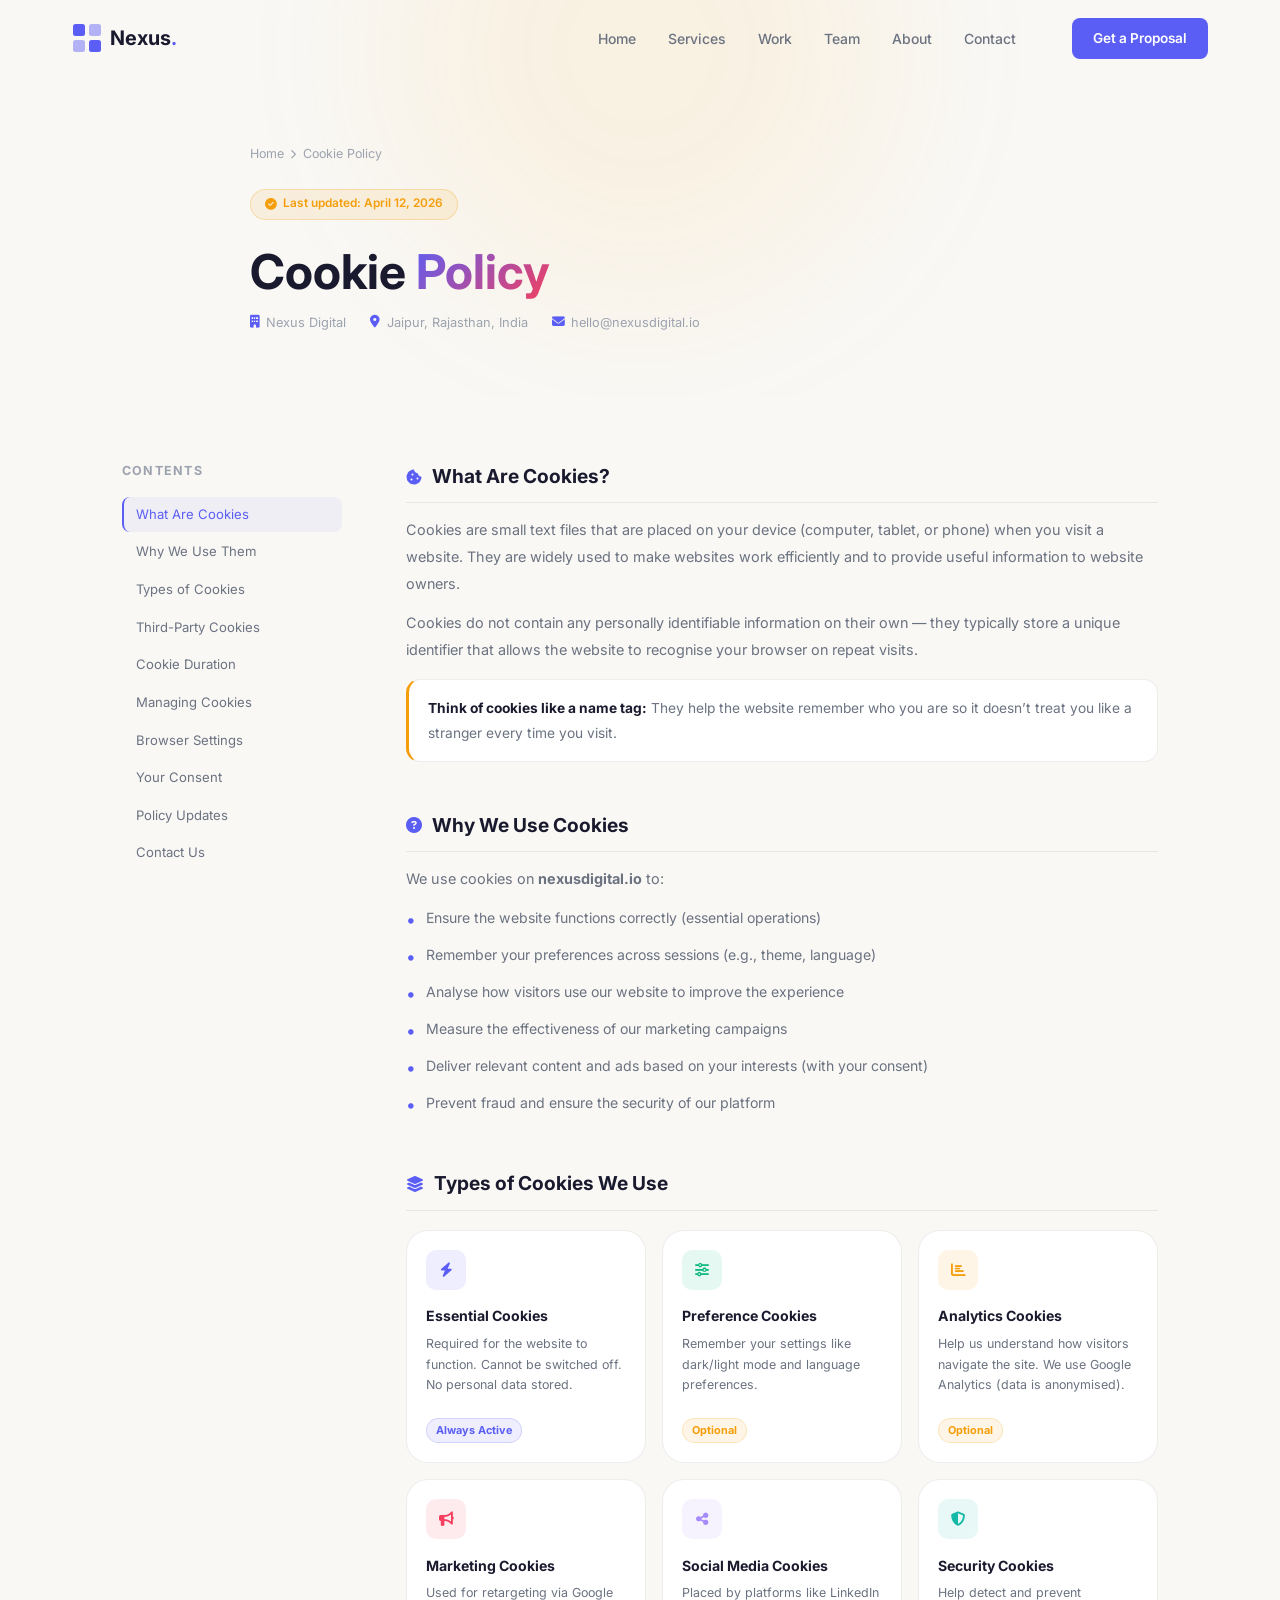
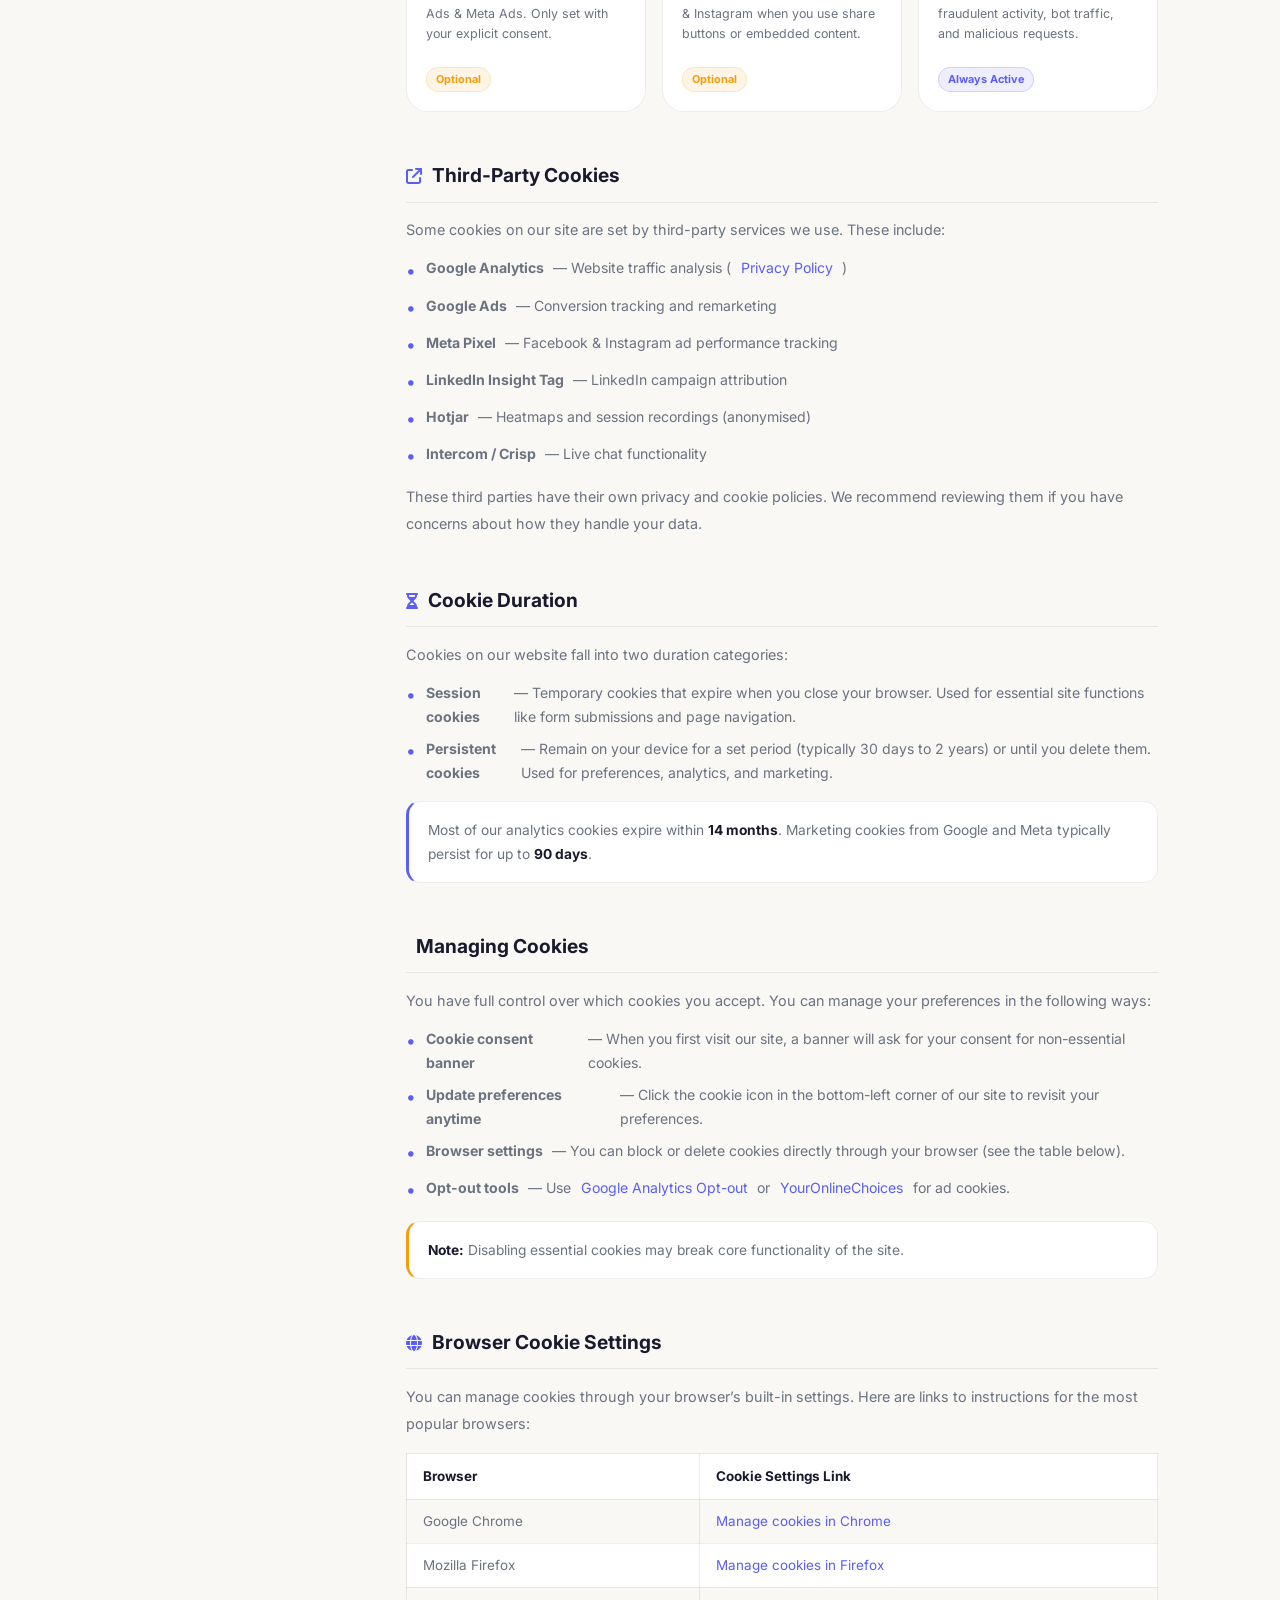
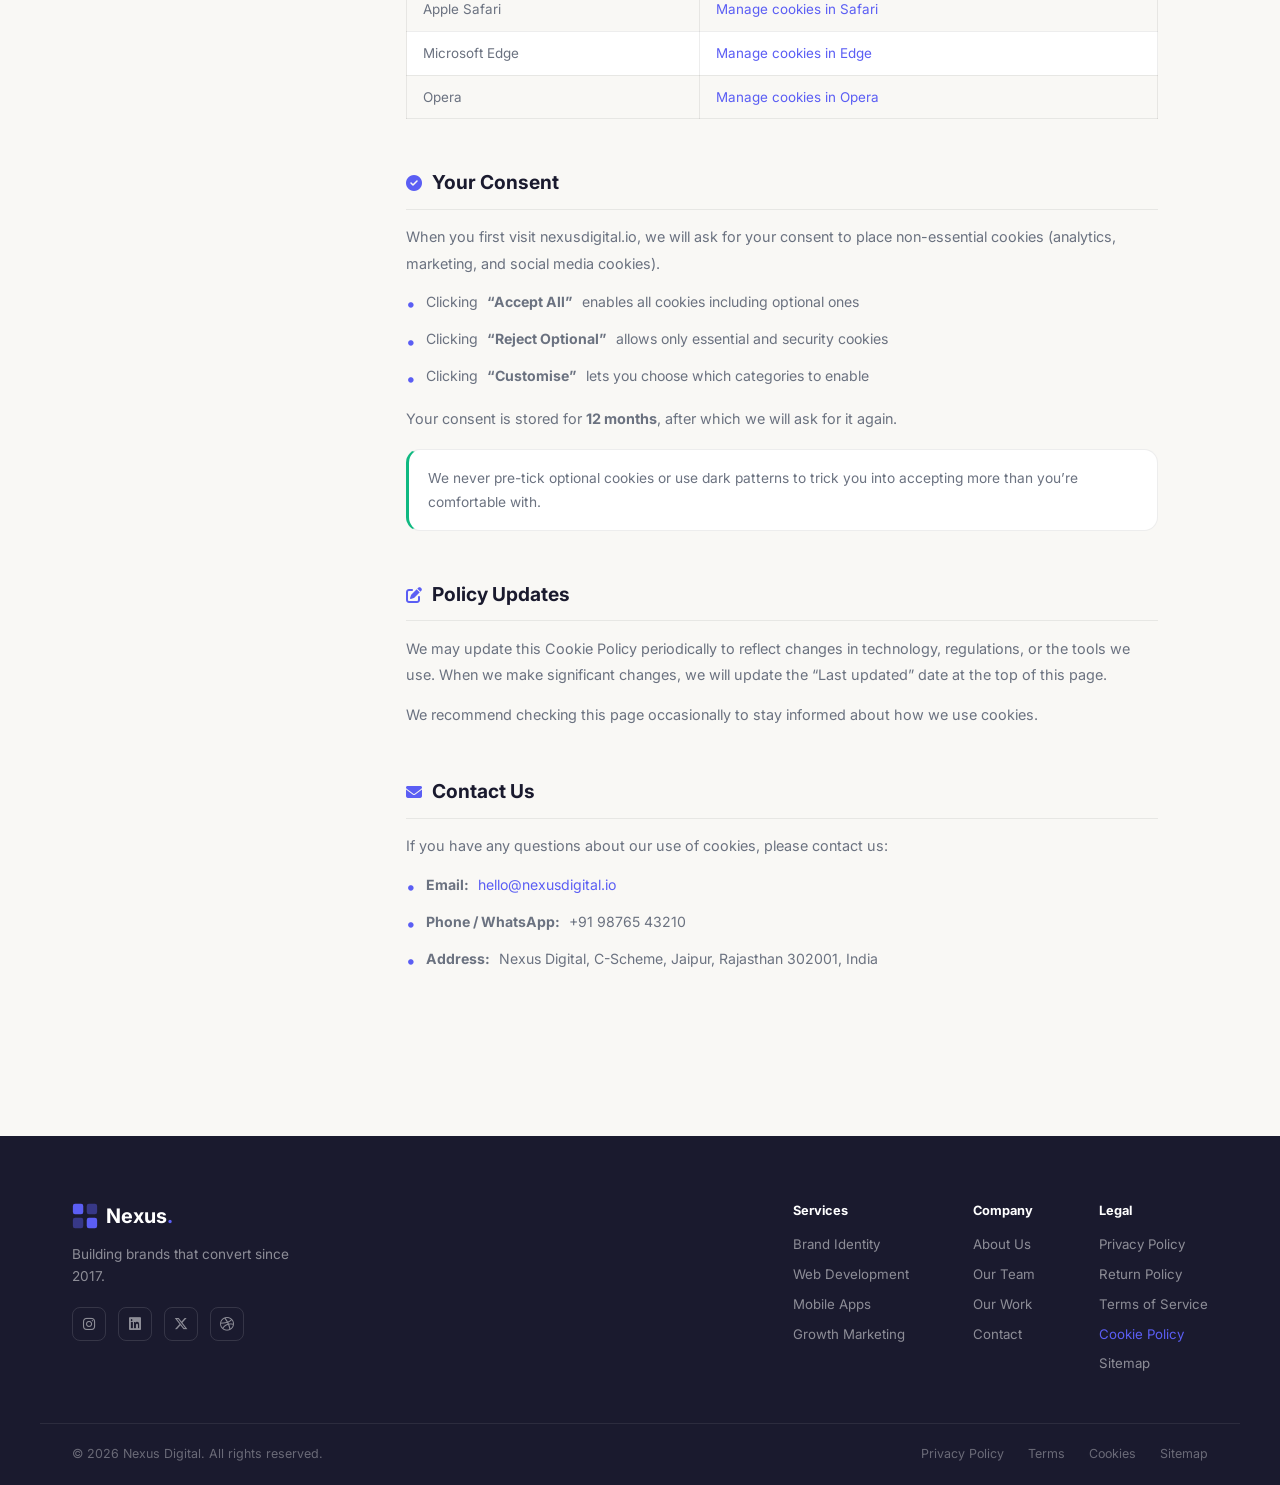
<file: cookie-policy.html>
<!DOCTYPE html>
<html lang="en" data-theme="light">
<head>
  <meta charset="UTF-8" />
  <meta name="viewport" content="width=device-width, initial-scale=1.0" />
  <title>Cookie Policy — Nexus Digital</title>
<link rel="icon" href="./assets/eye.png" type="image/png">
  <link rel="preconnect" href="https://fonts.googleapis.com">
  <link rel="preconnect" href="https://fonts.gstatic.com" crossorigin>
  <link href="https://fonts.googleapis.com/css2?family=Inter:wght@300;400;500;600;700&family=Syne:wght@700;800&display=swap" rel="stylesheet">
  <link rel="stylesheet" href="https://cdnjs.cloudflare.com/ajax/libs/font-awesome/6.5.0/css/all.min.css">
  <link rel="stylesheet" href="./assets/css/style.css">
  <style>
    .gradient-text{background:linear-gradient(135deg,var(--primary),var(--accent));-webkit-background-clip:text;-webkit-text-fill-color:transparent;background-clip:text}
    .breadcrumb{font-size:.78rem;color:var(--faint);display:flex;align-items:center;gap:.4rem;margin-bottom:1.5rem}
    .breadcrumb a{color:var(--faint);text-decoration:none;transition:color .2s}.breadcrumb a:hover{color:var(--primary)}
    .breadcrumb i{font-size:.6rem}
    .pp-hero{padding:9rem 2rem 4rem;background:var(--bg);position:relative;overflow:hidden}
    .pp-hero::before{content:'';position:absolute;top:-200px;left:50%;transform:translateX(-50%);width:500px;height:500px;border-radius:50%;background:#f59e0b;opacity:.08;filter:blur(90px);pointer-events:none}
    .pp-hero-inner{max-width:780px;margin:0 auto;position:relative;z-index:1}
    .pp-hero-inner h1{font-size:clamp(2rem,4vw,3rem);font-weight:700;line-height:1.15;color:var(--text);margin-bottom:.8rem}
    .pp-meta{display:flex;align-items:center;gap:1.5rem;flex-wrap:wrap;font-size:.8rem;color:var(--faint);margin-top:.5rem}
    .pp-meta span{display:flex;align-items:center;gap:.4rem}
    .pp-meta i{color:var(--primary)}
    .pp-updated{display:inline-flex;align-items:center;gap:.4rem;background:rgba(245,158,11,.1);border:1px solid rgba(245,158,11,.25);border-radius:999px;padding:.3rem .85rem;font-size:.74rem;font-weight:600;color:#f59e0b;margin-bottom:1.5rem}
    .pp-layout{max-width:1100px;margin:0 auto;padding:4rem 2rem 7rem;display:grid;grid-template-columns:220px 1fr;gap:4rem;align-items:start}
    .pp-toc{position:sticky;top:6rem}
    .pp-toc h4{font-size:.78rem;font-weight:700;letter-spacing:.1em;text-transform:uppercase;color:var(--faint);margin-bottom:1rem}
    .pp-toc-list{list-style:none;display:flex;flex-direction:column;gap:.2rem}
    .pp-toc-list a{font-size:.82rem;color:var(--muted);text-decoration:none;padding:.4rem .75rem;border-radius:var(--r-sm);display:block;border-left:2px solid transparent;transition:all .2s}
    .pp-toc-list a:hover,.pp-toc-list a.active{color:var(--primary);border-left-color:var(--primary);background:rgba(91,94,244,.06)}
    .pp-content{min-width:0}
    .pp-section{margin-bottom:3rem;scroll-margin-top:5.5rem}
    .pp-section h2{font-size:1.2rem;font-weight:700;color:var(--text);margin-bottom:.9rem;padding-bottom:.6rem;border-bottom:1px solid var(--border);display:flex;align-items:center;gap:.6rem}
    .pp-section h2 i{color:var(--primary);font-size:1rem}
    .pp-section p{font-size:.9rem;color:var(--muted);line-height:1.85;margin-bottom:.8rem}
    .pp-section ul{list-style:none;display:flex;flex-direction:column;gap:.5rem;margin-bottom:.8rem}
    .pp-section ul li{font-size:.88rem;color:var(--muted);line-height:1.7;display:flex;align-items:flex-start;gap:.6rem}
    .pp-section ul li::before{content:'\2022';color:var(--primary);font-size:1.1rem;flex-shrink:0;margin-top:-.05rem}
    .pp-section a{color:var(--primary);text-decoration:none}.pp-section a:hover{text-decoration:underline}
    .pp-box{background:var(--surface);border:1px solid var(--border);border-left:3px solid var(--primary);border-radius:var(--r-md);padding:1rem 1.2rem;font-size:.86rem;color:var(--muted);line-height:1.75;margin:1rem 0}
    .pp-box strong{color:var(--text)}
    .pp-box.yellow{border-left-color:#f59e0b}
    .pp-box.green{border-left-color:#10b981}
    .cookie-cards{display:grid;grid-template-columns:repeat(auto-fill,minmax(220px,1fr));gap:1rem;margin:1.2rem 0}
    .cookie-card{background:var(--surface);border:1px solid var(--border);border-radius:var(--r-lg);padding:1.2rem;transition:box-shadow .2s,border-color .2s}
    .cookie-card:hover{box-shadow:var(--shadow-md);border-color:var(--primary)}
    .cookie-card-icon{width:40px;height:40px;border-radius:10px;display:flex;align-items:center;justify-content:center;font-size:.9rem;margin-bottom:.9rem}
    .cookie-card h4{font-size:.88rem;font-weight:700;color:var(--text);margin-bottom:.4rem}
    .cookie-card p{font-size:.78rem;color:var(--muted);line-height:1.65}
    .tag{display:inline-block;font-size:.68rem;font-weight:700;padding:.15rem .55rem;border-radius:999px;margin-top:.6rem}
    .tag-req{background:rgba(91,94,244,.1);color:var(--primary);border:1px solid rgba(91,94,244,.2)}
    .tag-opt{background:rgba(245,158,11,.1);color:#f59e0b;border:1px solid rgba(245,158,11,.2)}
    .pp-table{width:100%;border-collapse:collapse;font-size:.84rem;margin:1rem 0}
    .pp-table th{background:var(--surface);padding:.7rem 1rem;text-align:left;font-weight:700;color:var(--text);border:1px solid var(--border)}
    .pp-table td{padding:.65rem 1rem;border:1px solid var(--border);color:var(--muted)}
    .pp-table tr:nth-child(even) td{background:var(--surface)}
    .pp-table a{color:var(--primary)}
    @media(max-width:820px){.pp-layout{grid-template-columns:1fr}.pp-toc{display:none}}
    @media(max-width:600px){.pp-hero{padding:7rem 1.5rem 3rem}.pp-layout{padding:3rem 1.5rem 5rem}}
  </style>
</head>
<body>
<nav class="navbar" id="navbar">
  <div class="nav-inner">
    <a href="index.html" class="logo"><svg width="30" height="30" viewBox="0 0 30 30" fill="none"><rect x="1" y="1" width="12" height="12" rx="2.5" fill="#5b5ef4"/><rect x="17" y="1" width="12" height="12" rx="2.5" fill="#5b5ef4" opacity=".45"/><rect x="1" y="17" width="12" height="12" rx="2.5" fill="#5b5ef4" opacity=".45"/><rect x="17" y="17" width="12" height="12" rx="2.5" fill="#5b5ef4"/></svg><span class="logo-text">Nexus<span class="dot">.</span></span></a>
    <ul class="nav-links" id="navLinks">
      <li><a href="index.html">Home</a></li><li><a href="services.html">Services</a></li><li><a href="work.html">Work</a></li><li><a href="team.html">Team</a></li><li><a href="about.html">About</a></li><li><a href="contact.html">Contact</a></li>
    </ul>
    <div class="nav-right"><a href="contact.html" class="nav-btn">Get a Proposal</a><button class="burger" id="burger" aria-label="Menu"><span></span><span></span><span></span></button></div>
  </div>
</nav>
<section class="pp-hero">
  <div class="pp-hero-inner">
    <div class="breadcrumb"><a href="index.html">Home</a><i class="fa-solid fa-chevron-right"></i><span>Cookie Policy</span></div>
    <div class="pp-updated"><i class="fa-solid fa-circle-check"></i> Last updated: April 12, 2026</div>
    <h1>Cookie <span class="gradient-text">Policy</span></h1>
    <div class="pp-meta"><span><i class="fa-solid fa-building"></i> Nexus Digital</span><span><i class="fa-solid fa-location-dot"></i> Jaipur, Rajasthan, India</span><span><i class="fa-solid fa-envelope"></i> hello@nexusdigital.io</span></div>
  </div>
</section>
<div class="pp-layout">
  <aside class="pp-toc">
    <h4>Contents</h4>
    <ul class="pp-toc-list">
      <li><a href="#what" class="active">What Are Cookies</a></li>
      <li><a href="#why">Why We Use Them</a></li>
      <li><a href="#types">Types of Cookies</a></li>
      <li><a href="#third-party">Third-Party Cookies</a></li>
      <li><a href="#duration">Cookie Duration</a></li>
      <li><a href="#manage">Managing Cookies</a></li>
      <li><a href="#browser">Browser Settings</a></li>
      <li><a href="#consent">Your Consent</a></li>
      <li><a href="#updates">Policy Updates</a></li>
      <li><a href="#contact">Contact Us</a></li>
    </ul>
  </aside>
  <main class="pp-content">
    <div class="pp-section" id="what"><h2><i class="fa-solid fa-cookie-bite"></i> What Are Cookies?</h2><p>Cookies are small text files that are placed on your device (computer, tablet, or phone) when you visit a website. They are widely used to make websites work efficiently and to provide useful information to website owners.</p><p>Cookies do not contain any personally identifiable information on their own — they typically store a unique identifier that allows the website to recognise your browser on repeat visits.</p><div class="pp-box yellow"><strong>Think of cookies like a name tag:</strong> They help the website remember who you are so it doesn’t treat you like a stranger every time you visit.</div></div>
    <div class="pp-section" id="why"><h2><i class="fa-solid fa-question-circle"></i> Why We Use Cookies</h2><p>We use cookies on <strong>nexusdigital.io</strong> to:</p><ul><li>Ensure the website functions correctly (essential operations)</li><li>Remember your preferences across sessions (e.g., theme, language)</li><li>Analyse how visitors use our website to improve the experience</li><li>Measure the effectiveness of our marketing campaigns</li><li>Deliver relevant content and ads based on your interests (with your consent)</li><li>Prevent fraud and ensure the security of our platform</li></ul></div>
    <div class="pp-section" id="types"><h2><i class="fa-solid fa-layer-group"></i> Types of Cookies We Use</h2><div class="cookie-cards"><div class="cookie-card"><div class="cookie-card-icon" style="background:rgba(91,94,244,.1);color:#5b5ef4"><i class="fa-solid fa-bolt"></i></div><h4>Essential Cookies</h4><p>Required for the website to function. Cannot be switched off. No personal data stored.</p><span class="tag tag-req">Always Active</span></div><div class="cookie-card"><div class="cookie-card-icon" style="background:rgba(16,185,129,.1);color:#10b981"><i class="fa-solid fa-sliders"></i></div><h4>Preference Cookies</h4><p>Remember your settings like dark/light mode and language preferences.</p><span class="tag tag-opt">Optional</span></div><div class="cookie-card"><div class="cookie-card-icon" style="background:rgba(245,158,11,.1);color:#f59e0b"><i class="fa-solid fa-chart-bar"></i></div><h4>Analytics Cookies</h4><p>Help us understand how visitors navigate the site. We use Google Analytics (data is anonymised).</p><span class="tag tag-opt">Optional</span></div><div class="cookie-card"><div class="cookie-card-icon" style="background:rgba(244,63,94,.1);color:#f43f5e"><i class="fa-solid fa-bullhorn"></i></div><h4>Marketing Cookies</h4><p>Used for retargeting via Google Ads &amp; Meta Ads. Only set with your explicit consent.</p><span class="tag tag-opt">Optional</span></div><div class="cookie-card"><div class="cookie-card-icon" style="background:rgba(167,139,250,.1);color:#a78bfa"><i class="fa-solid fa-share-nodes"></i></div><h4>Social Media Cookies</h4><p>Placed by platforms like LinkedIn &amp; Instagram when you use share buttons or embedded content.</p><span class="tag tag-opt">Optional</span></div><div class="cookie-card"><div class="cookie-card-icon" style="background:rgba(20,184,166,.1);color:#14b8a6"><i class="fa-solid fa-shield-halved"></i></div><h4>Security Cookies</h4><p>Help detect and prevent fraudulent activity, bot traffic, and malicious requests.</p><span class="tag tag-req">Always Active</span></div></div></div>
    <div class="pp-section" id="third-party"><h2><i class="fa-solid fa-arrow-up-right-from-square"></i> Third-Party Cookies</h2><p>Some cookies on our site are set by third-party services we use. These include:</p><ul><li><strong>Google Analytics</strong> — Website traffic analysis (<a href="https://policies.google.com/privacy" target="_blank" rel="noopener">Privacy Policy</a>)</li><li><strong>Google Ads</strong> — Conversion tracking and remarketing</li><li><strong>Meta Pixel</strong> — Facebook &amp; Instagram ad performance tracking</li><li><strong>LinkedIn Insight Tag</strong> — LinkedIn campaign attribution</li><li><strong>Hotjar</strong> — Heatmaps and session recordings (anonymised)</li><li><strong>Intercom / Crisp</strong> — Live chat functionality</li></ul><p>These third parties have their own privacy and cookie policies. We recommend reviewing them if you have concerns about how they handle your data.</p></div>
    <div class="pp-section" id="duration"><h2><i class="fa-solid fa-hourglass-half"></i> Cookie Duration</h2><p>Cookies on our website fall into two duration categories:</p><ul><li><strong>Session cookies</strong> — Temporary cookies that expire when you close your browser. Used for essential site functions like form submissions and page navigation.</li><li><strong>Persistent cookies</strong> — Remain on your device for a set period (typically 30 days to 2 years) or until you delete them. Used for preferences, analytics, and marketing.</li></ul><div class="pp-box">Most of our analytics cookies expire within <strong>14 months</strong>. Marketing cookies from Google and Meta typically persist for up to <strong>90 days</strong>.</div></div>
    <div class="pp-section" id="manage"><h2><i class="fa-solid fa-toggles"></i> Managing Cookies</h2><p>You have full control over which cookies you accept. You can manage your preferences in the following ways:</p><ul><li><strong>Cookie consent banner</strong> — When you first visit our site, a banner will ask for your consent for non-essential cookies.</li><li><strong>Update preferences anytime</strong> — Click the cookie icon in the bottom-left corner of our site to revisit your preferences.</li><li><strong>Browser settings</strong> — You can block or delete cookies directly through your browser (see the table below).</li><li><strong>Opt-out tools</strong> — Use <a href="https://tools.google.com/dlpage/gaoptout" target="_blank" rel="noopener">Google Analytics Opt-out</a> or <a href="https://www.youronlinechoices.com" target="_blank" rel="noopener">YourOnlineChoices</a> for ad cookies.</li></ul><div class="pp-box yellow"><strong>Note:</strong> Disabling essential cookies may break core functionality of the site.</div></div>
    <div class="pp-section" id="browser"><h2><i class="fa-solid fa-globe"></i> Browser Cookie Settings</h2><p>You can manage cookies through your browser’s built-in settings. Here are links to instructions for the most popular browsers:</p><table class="pp-table"><thead><tr><th>Browser</th><th>Cookie Settings Link</th></tr></thead><tbody><tr><td>Google Chrome</td><td><a href="https://support.google.com/chrome/answer/95647" target="_blank" rel="noopener">Manage cookies in Chrome</a></td></tr><tr><td>Mozilla Firefox</td><td><a href="https://support.mozilla.org/en-US/kb/cookies-information-websites-store-on-your-computer" target="_blank" rel="noopener">Manage cookies in Firefox</a></td></tr><tr><td>Apple Safari</td><td><a href="https://support.apple.com/en-gb/guide/safari/sfri11471/mac" target="_blank" rel="noopener">Manage cookies in Safari</a></td></tr><tr><td>Microsoft Edge</td><td><a href="https://support.microsoft.com/en-us/windows/manage-cookies-in-microsoft-edge" target="_blank" rel="noopener">Manage cookies in Edge</a></td></tr><tr><td>Opera</td><td><a href="https://help.opera.com/en/latest/web-preferences/#cookies" target="_blank" rel="noopener">Manage cookies in Opera</a></td></tr></tbody></table></div>
    <div class="pp-section" id="consent"><h2><i class="fa-solid fa-circle-check"></i> Your Consent</h2><p>When you first visit nexusdigital.io, we will ask for your consent to place non-essential cookies (analytics, marketing, and social media cookies).</p><ul><li>Clicking <strong>“Accept All”</strong> enables all cookies including optional ones</li><li>Clicking <strong>“Reject Optional”</strong> allows only essential and security cookies</li><li>Clicking <strong>“Customise”</strong> lets you choose which categories to enable</li></ul><p>Your consent is stored for <strong>12 months</strong>, after which we will ask for it again.</p><div class="pp-box green">We never pre-tick optional cookies or use dark patterns to trick you into accepting more than you’re comfortable with.</div></div>
    <div class="pp-section" id="updates"><h2><i class="fa-solid fa-pen-to-square"></i> Policy Updates</h2><p>We may update this Cookie Policy periodically to reflect changes in technology, regulations, or the tools we use. When we make significant changes, we will update the “Last updated” date at the top of this page.</p><p>We recommend checking this page occasionally to stay informed about how we use cookies.</p></div>
    <div class="pp-section" id="contact"><h2><i class="fa-solid fa-envelope"></i> Contact Us</h2><p>If you have any questions about our use of cookies, please contact us:</p><ul><li><strong>Email:</strong> <a href="mailto:hello@nexusdigital.io">hello@nexusdigital.io</a></li><li><strong>Phone / WhatsApp:</strong> +91 98765 43210</li><li><strong>Address:</strong> Nexus Digital, C-Scheme, Jaipur, Rajasthan 302001, India</li></ul></div>
  </main>
</div>
<footer class="footer">
  <div class="footer-top">
    <div class="footer-brand"><a href="index.html" class="logo"><svg width="26" height="26" viewBox="0 0 30 30" fill="none"><rect x="1" y="1" width="12" height="12" rx="2.5" fill="#5b5ef4"/><rect x="17" y="1" width="12" height="12" rx="2.5" fill="#5b5ef4" opacity=".45"/><rect x="1" y="17" width="12" height="12" rx="2.5" fill="#5b5ef4" opacity=".45"/><rect x="17" y="17" width="12" height="12" rx="2.5" fill="#5b5ef4"/></svg><span class="logo-text">Nexus<span class="dot">.</span></span></a><p>Building brands that convert since 2017.</p><div class="footer-socials"><a href="#"><i class="fa-brands fa-instagram"></i></a><a href="#"><i class="fa-brands fa-linkedin"></i></a><a href="#"><i class="fa-brands fa-x-twitter"></i></a><a href="#"><i class="fa-brands fa-dribbble"></i></a></div></div>
    <div class="footer-nav">
      <div><h5>Services</h5><a href="services.html">Brand Identity</a><a href="services.html">Web Development</a><a href="services.html">Mobile Apps</a><a href="services.html">Growth Marketing</a></div>
      <div><h5>Company</h5><a href="about.html">About Us</a><a href="team.html">Our Team</a><a href="work.html">Our Work</a><a href="contact.html">Contact</a></div>
      <div><h5>Legal</h5><a href="privacy-policy.html">Privacy Policy</a><a href="return-policy.html">Return Policy</a><a href="terms.html">Terms of Service</a><a href="cookie-policy.html" style="color:var(--primary)">Cookie Policy</a><a href="sitemap.html">Sitemap</a></div>
    </div>
  </div>
  <div class="footer-bottom"><p>&copy; 2026 Nexus Digital. All rights reserved.</p><div><a href="privacy-policy.html">Privacy Policy</a><a href="terms.html">Terms</a><a href="cookie-policy.html">Cookies</a><a href="sitemap.html">Sitemap</a></div></div>
</footer>
<script>
(function(){
  const nav=document.getElementById('navbar');
  window.addEventListener('scroll',()=>nav.classList.toggle('scrolled',window.scrollY>40));
  const burger=document.getElementById('burger'),nl=document.getElementById('navLinks');
  if(burger)burger.addEventListener('click',()=>nl.classList.toggle('open'));
  const sections=document.querySelectorAll('.pp-section'),links=document.querySelectorAll('.pp-toc-list a');
  sections.forEach(s=>new IntersectionObserver(e=>{e.forEach(x=>{if(x.isIntersecting){links.forEach(l=>l.classList.remove('active'));const a=document.querySelector('.pp-toc-list a[href="#'+x.target.id+'"]');if(a)a.classList.add('active');}});},{threshold:0.4}).observe(s));
})();
</script>
</body>
</html>
</file>
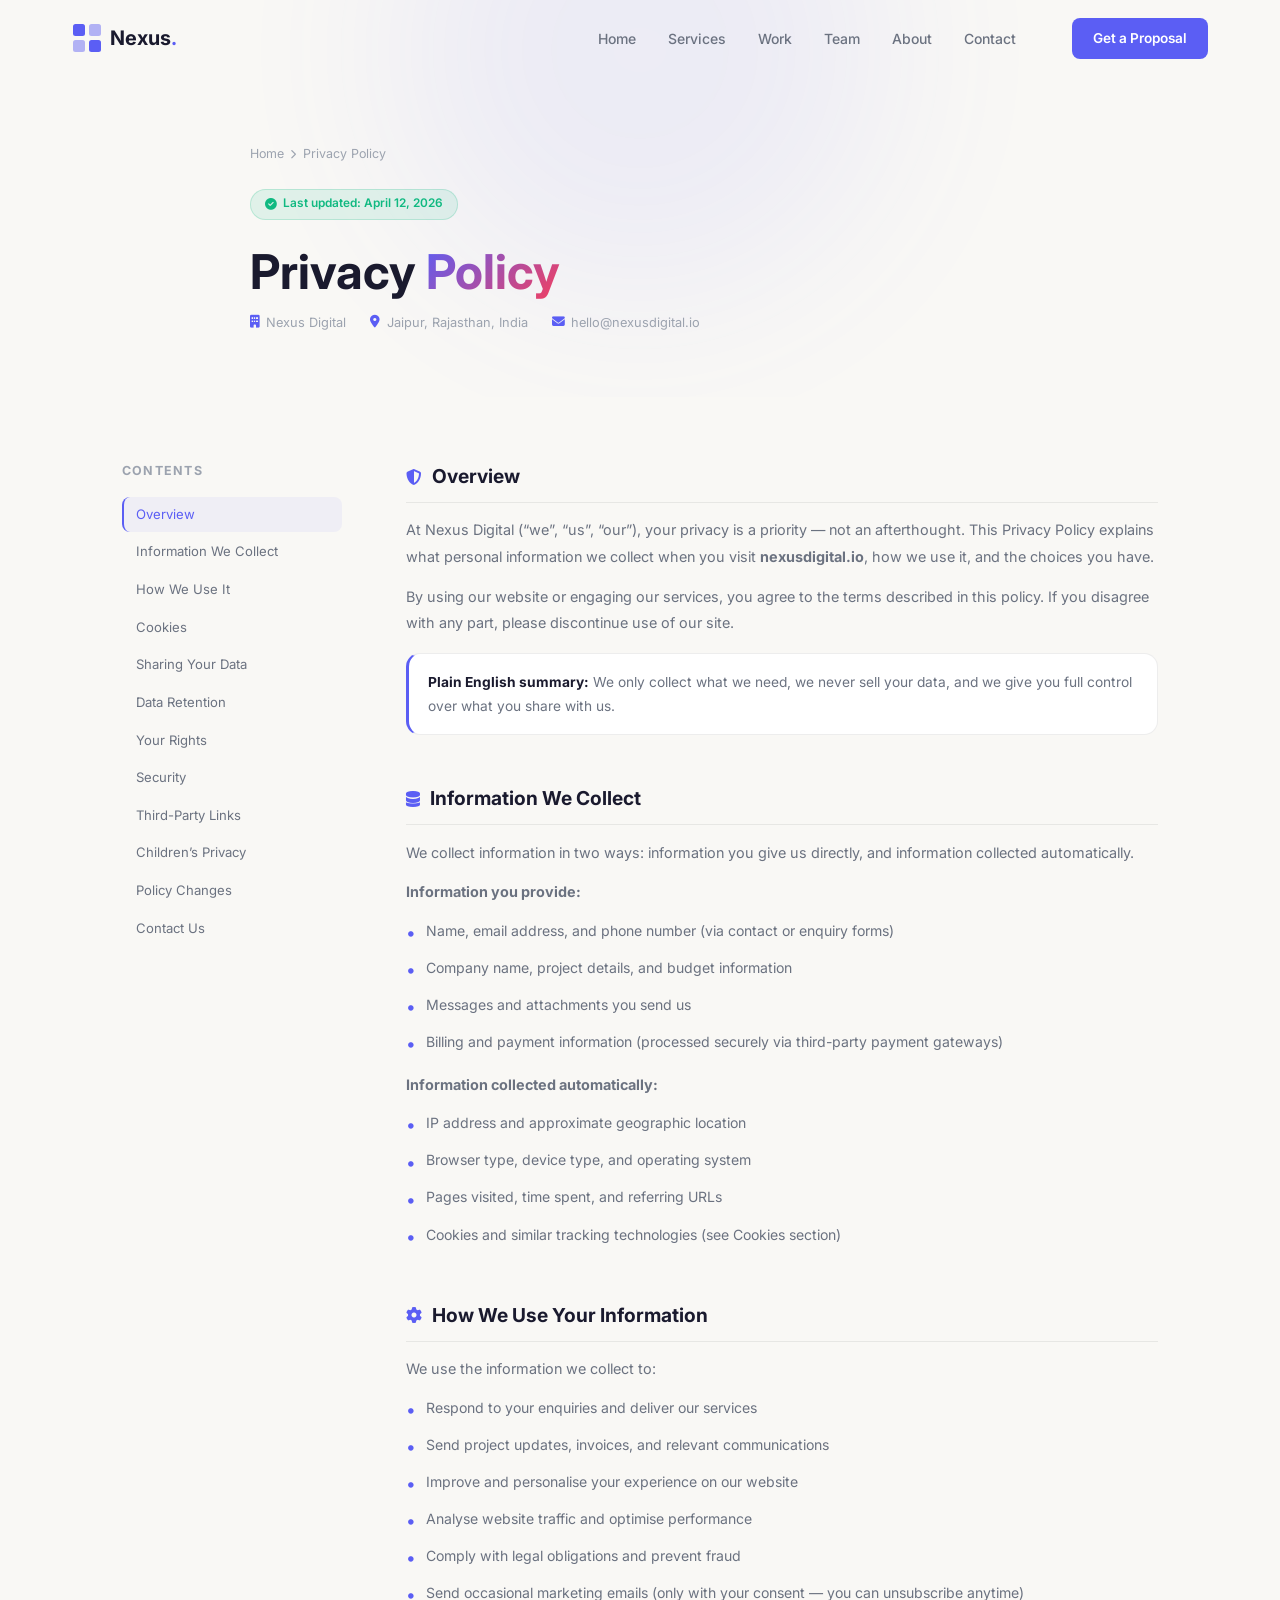
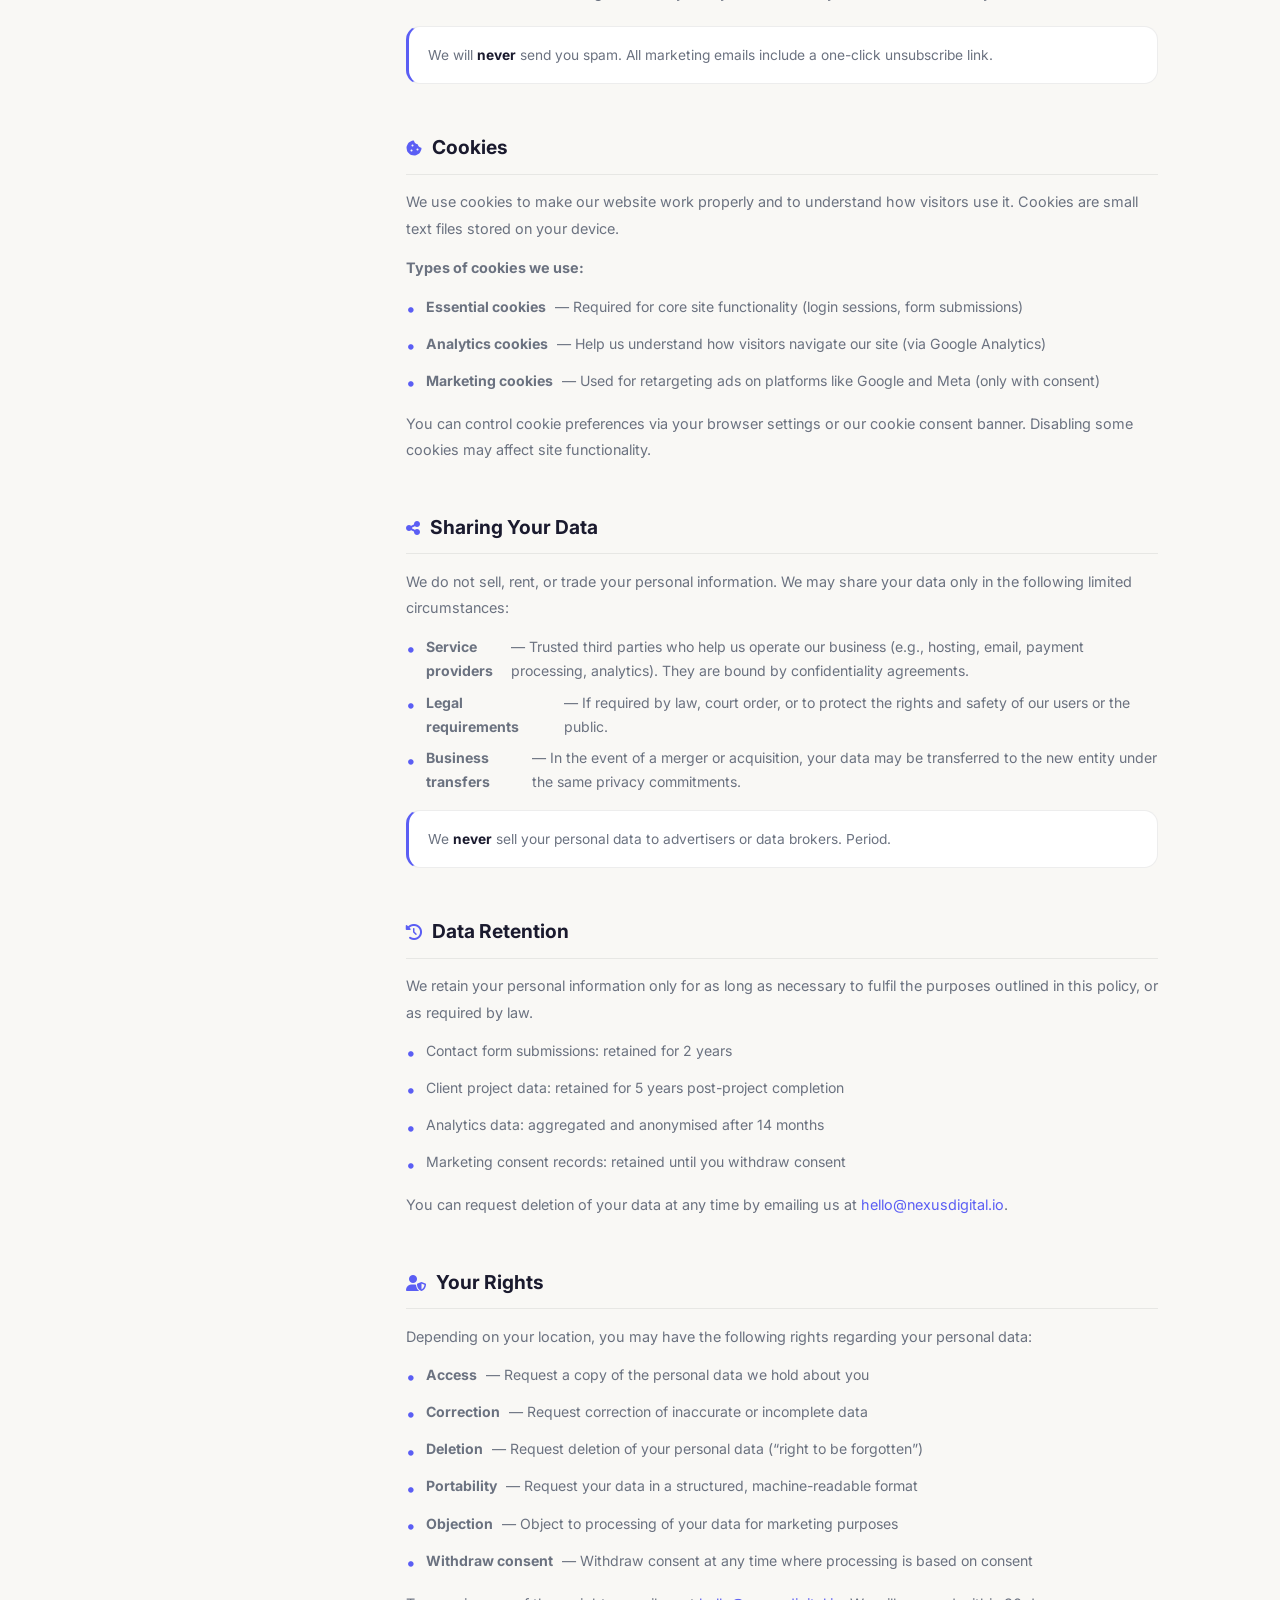
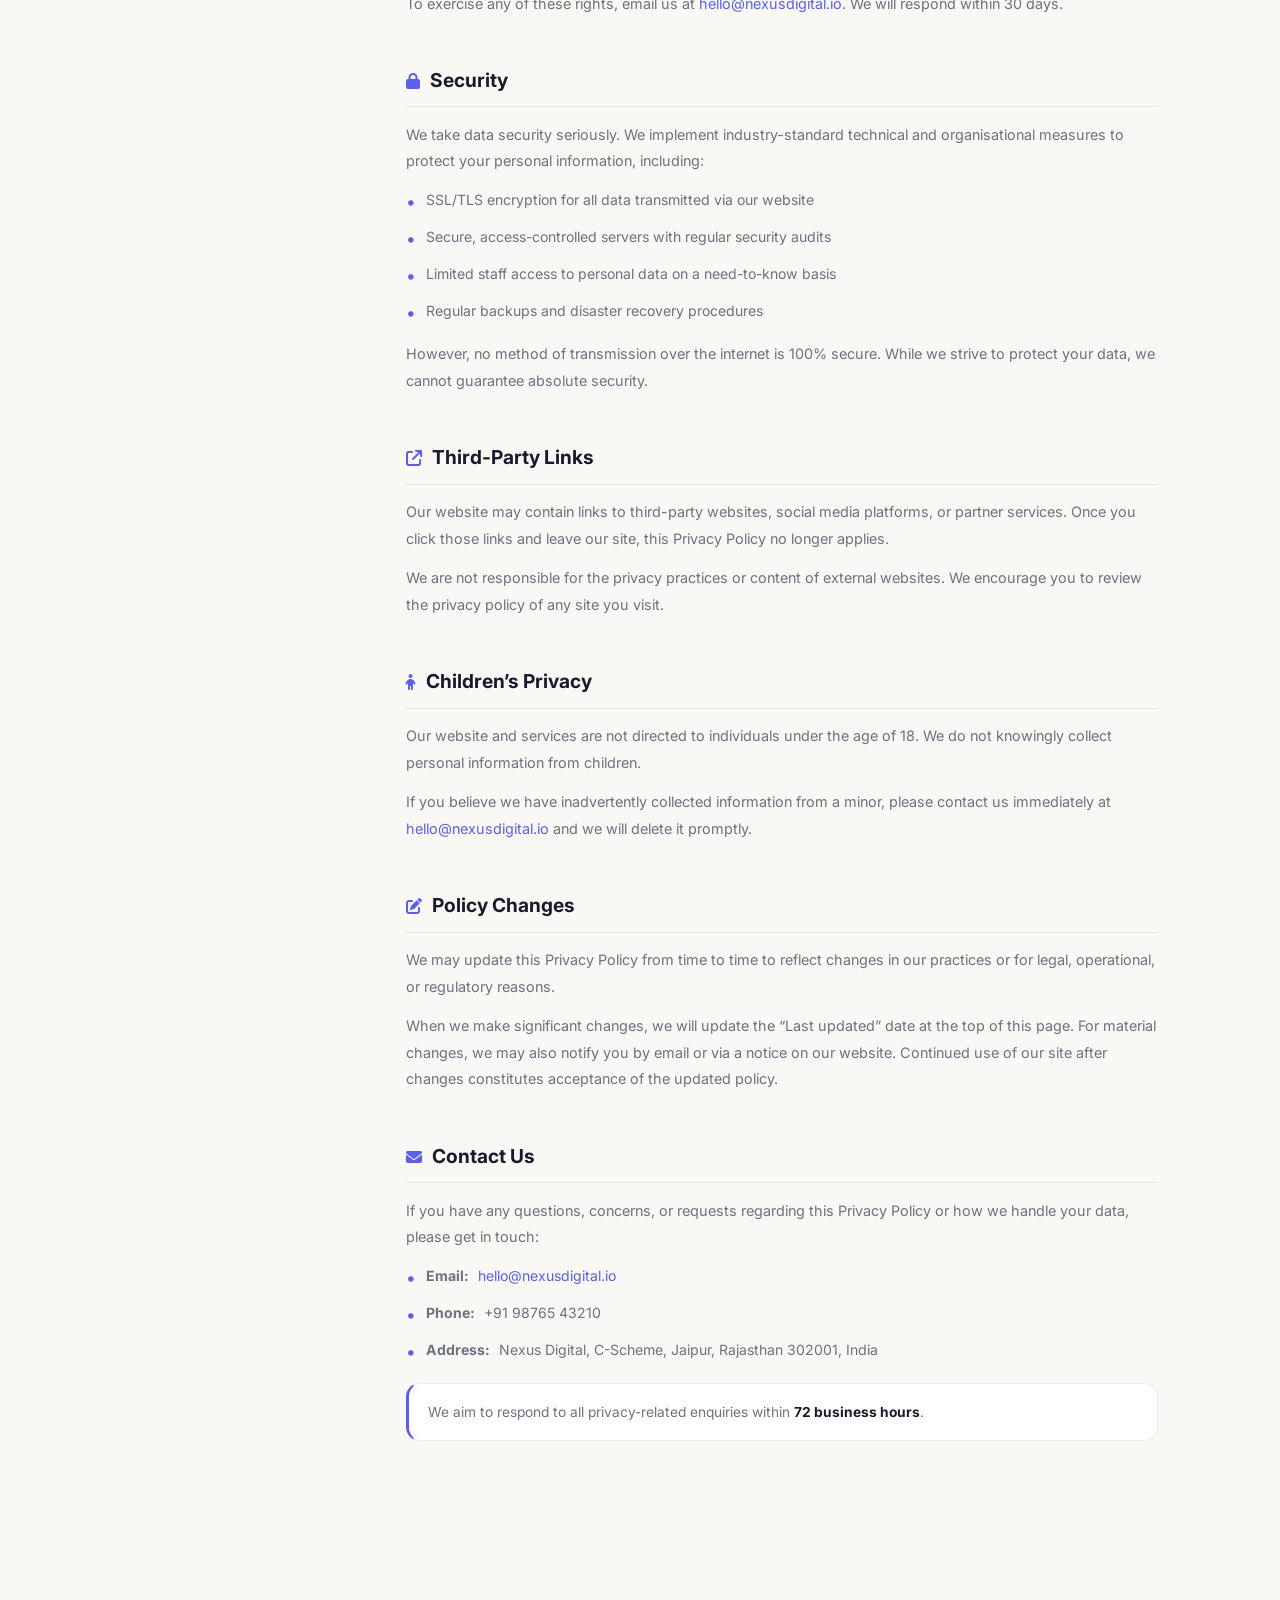
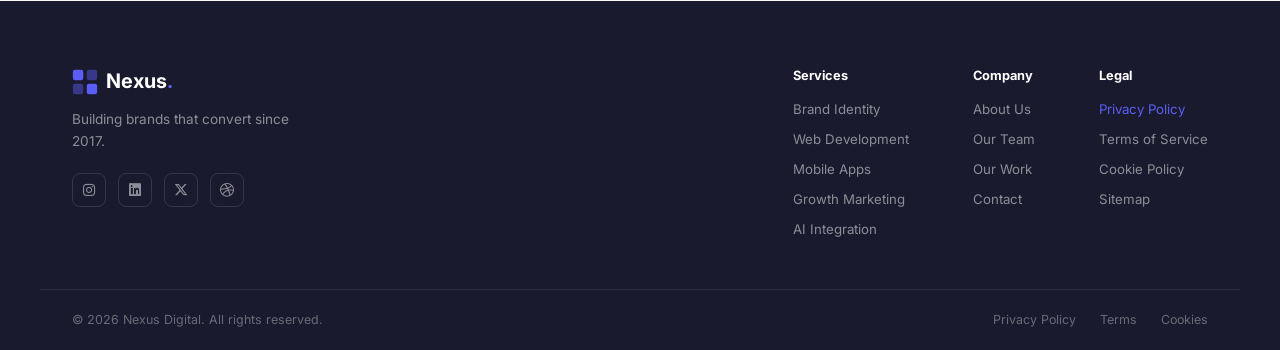
<file: privacy-policy.html>
<!DOCTYPE html>
<html lang="en" data-theme="light">
<head>
  <meta charset="UTF-8" />
  <meta name="viewport" content="width=device-width, initial-scale=1.0" />
  <title>Privacy Policy — Nexus Digital</title>
<link rel="icon" href="./assets/eye.png" type="image/png">
  <link rel="preconnect" href="https://fonts.googleapis.com">
  <link rel="preconnect" href="https://fonts.gstatic.com" crossorigin>
  <link href="https://fonts.googleapis.com/css2?family=Inter:wght@300;400;500;600;700&family=Syne:wght@700;800&display=swap" rel="stylesheet">
  <link rel="stylesheet" href="https://cdnjs.cloudflare.com/ajax/libs/font-awesome/6.5.0/css/all.min.css">
  <link rel="stylesheet" href="./assets/css/style.css">
  <style>
    .gradient-text{background:linear-gradient(135deg,var(--primary),var(--accent));-webkit-background-clip:text;-webkit-text-fill-color:transparent;background-clip:text}
    .breadcrumb{font-size:.78rem;color:var(--faint);display:flex;align-items:center;gap:.4rem;margin-bottom:1.5rem}
    .breadcrumb a{color:var(--faint);text-decoration:none;transition:color .2s}.breadcrumb a:hover{color:var(--primary)}
    .breadcrumb i{font-size:.6rem}

    /* HERO */
    .pp-hero{padding:9rem 2rem 4rem;background:var(--bg);position:relative;overflow:hidden}
    .pp-hero::before{content:'';position:absolute;top:-200px;left:50%;transform:translateX(-50%);width:500px;height:500px;border-radius:50%;background:var(--primary);opacity:.08;filter:blur(90px);pointer-events:none}
    .pp-hero-inner{max-width:780px;margin:0 auto;position:relative;z-index:1}
    .pp-hero-inner h1{font-size:clamp(2rem,4vw,3rem);font-weight:700;line-height:1.15;color:var(--text);margin-bottom:.8rem}
    .pp-meta{display:flex;align-items:center;gap:1.5rem;flex-wrap:wrap;font-size:.8rem;color:var(--faint);margin-top:.5rem}
    .pp-meta span{display:flex;align-items:center;gap:.4rem}
    .pp-meta i{color:var(--primary)}

    /* LAYOUT */
    .pp-layout{max-width:1100px;margin:0 auto;padding:4rem 2rem 7rem;display:grid;grid-template-columns:220px 1fr;gap:4rem;align-items:start}

    /* SIDEBAR TOC */
    .pp-toc{position:sticky;top:6rem}
    .pp-toc h4{font-size:.78rem;font-weight:700;letter-spacing:.1em;text-transform:uppercase;color:var(--faint);margin-bottom:1rem}
    .pp-toc-list{list-style:none;display:flex;flex-direction:column;gap:.2rem}
    .pp-toc-list a{font-size:.82rem;color:var(--muted);text-decoration:none;padding:.4rem .75rem;border-radius:var(--r-sm);display:block;border-left:2px solid transparent;transition:all .2s}
    .pp-toc-list a:hover,.pp-toc-list a.active{color:var(--primary);border-left-color:var(--primary);background:rgba(91,94,244,.06)}

    /* CONTENT */
    .pp-content{min-width:0}
    .pp-section{margin-bottom:3rem;scroll-margin-top:5.5rem}
    .pp-section h2{font-size:1.2rem;font-weight:700;color:var(--text);margin-bottom:.9rem;padding-bottom:.6rem;border-bottom:1px solid var(--border);display:flex;align-items:center;gap:.6rem}
    .pp-section h2 i{color:var(--primary);font-size:1rem}
    .pp-section p{font-size:.9rem;color:var(--muted);line-height:1.85;margin-bottom:.8rem}
    .pp-section ul{list-style:none;display:flex;flex-direction:column;gap:.5rem;margin-bottom:.8rem}
    .pp-section ul li{font-size:.88rem;color:var(--muted);line-height:1.7;display:flex;align-items:flex-start;gap:.6rem}
    .pp-section ul li::before{content:'\2022';color:var(--primary);font-size:1.1rem;flex-shrink:0;margin-top:-.05rem}
    .pp-section a{color:var(--primary);text-decoration:none}
    .pp-section a:hover{text-decoration:underline}
    /* highlight box */
    .pp-box{background:var(--surface);border:1px solid var(--border);border-left:3px solid var(--primary);border-radius:var(--r-md);padding:1rem 1.2rem;font-size:.86rem;color:var(--muted);line-height:1.75;margin:1rem 0}
    .pp-box strong{color:var(--text)}

    /* last updated chip */
    .pp-updated{display:inline-flex;align-items:center;gap:.4rem;background:rgba(16,185,129,.1);border:1px solid rgba(16,185,129,.2);border-radius:999px;padding:.3rem .85rem;font-size:.74rem;font-weight:600;color:#10b981;margin-bottom:1.5rem}

    @media(max-width:820px){
      .pp-layout{grid-template-columns:1fr}
      .pp-toc{display:none}
    }
    @media(max-width:600px){
      .pp-hero{padding:7rem 1.5rem 3rem}
      .pp-layout{padding:3rem 1.5rem 5rem}
    }
  </style>
</head>
<body>

<!-- NAV -->
<nav class="navbar" id="navbar">
  <div class="nav-inner">
    <a href="index.html" class="logo">
      <svg width="30" height="30" viewBox="0 0 30 30" fill="none">
        <rect x="1" y="1" width="12" height="12" rx="2.5" fill="#5b5ef4"/>
        <rect x="17" y="1" width="12" height="12" rx="2.5" fill="#5b5ef4" opacity=".45"/>
        <rect x="1" y="17" width="12" height="12" rx="2.5" fill="#5b5ef4" opacity=".45"/>
        <rect x="17" y="17" width="12" height="12" rx="2.5" fill="#5b5ef4"/>
      </svg>
      <span class="logo-text">Nexus<span class="dot">.</span></span>
    </a>
    <ul class="nav-links" id="navLinks">
      <li><a href="index.html">Home</a></li>
      <li><a href="services.html">Services</a></li>
      <li><a href="work.html">Work</a></li>
      <li><a href="team.html">Team</a></li>
      <li><a href="about.html">About</a></li>
      <li><a href="contact.html">Contact</a></li>
    </ul>
    <div class="nav-right">
      <a href="contact.html" class="nav-btn">Get a Proposal</a>
      <button class="burger" id="burger" aria-label="Menu"><span></span><span></span><span></span></button>
    </div>
  </div>
</nav>

<!-- HERO -->
<section class="pp-hero">
  <div class="pp-hero-inner">
    <div class="breadcrumb">
      <a href="index.html">Home</a>
      <i class="fa-solid fa-chevron-right"></i>
      <span>Privacy Policy</span>
    </div>
    <div class="pp-updated"><i class="fa-solid fa-circle-check"></i> Last updated: April 12, 2026</div>
    <h1>Privacy <span class="gradient-text">Policy</span></h1>
    <div class="pp-meta">
      <span><i class="fa-solid fa-building"></i> Nexus Digital</span>
      <span><i class="fa-solid fa-location-dot"></i> Jaipur, Rajasthan, India</span>
      <span><i class="fa-solid fa-envelope"></i> hello@nexusdigital.io</span>
    </div>
  </div>
</section>

<!-- LAYOUT -->
<div class="pp-layout">

  <!-- SIDEBAR TOC -->
  <aside class="pp-toc">
    <h4>Contents</h4>
    <ul class="pp-toc-list">
      <li><a href="#overview" class="active">Overview</a></li>
      <li><a href="#info-collect">Information We Collect</a></li>
      <li><a href="#how-use">How We Use It</a></li>
      <li><a href="#cookies">Cookies</a></li>
      <li><a href="#sharing">Sharing Your Data</a></li>
      <li><a href="#retention">Data Retention</a></li>
      <li><a href="#rights">Your Rights</a></li>
      <li><a href="#security">Security</a></li>
      <li><a href="#third-party">Third-Party Links</a></li>
      <li><a href="#children">Children’s Privacy</a></li>
      <li><a href="#changes">Policy Changes</a></li>
      <li><a href="#contact">Contact Us</a></li>
    </ul>
  </aside>

  <!-- CONTENT -->
  <main class="pp-content">

    <div class="pp-section" id="overview">
      <h2><i class="fa-solid fa-shield-halved"></i> Overview</h2>
      <p>At Nexus Digital (“we”, “us”, “our”), your privacy is a priority — not an afterthought. This Privacy Policy explains what personal information we collect when you visit <strong>nexusdigital.io</strong>, how we use it, and the choices you have.</p>
      <p>By using our website or engaging our services, you agree to the terms described in this policy. If you disagree with any part, please discontinue use of our site.</p>
      <div class="pp-box"><strong>Plain English summary:</strong> We only collect what we need, we never sell your data, and we give you full control over what you share with us.</div>
    </div>

    <div class="pp-section" id="info-collect">
      <h2><i class="fa-solid fa-database"></i> Information We Collect</h2>
      <p>We collect information in two ways: information you give us directly, and information collected automatically.</p>
      <p><strong>Information you provide:</strong></p>
      <ul>
        <li>Name, email address, and phone number (via contact or enquiry forms)</li>
        <li>Company name, project details, and budget information</li>
        <li>Messages and attachments you send us</li>
        <li>Billing and payment information (processed securely via third-party payment gateways)</li>
      </ul>
      <p><strong>Information collected automatically:</strong></p>
      <ul>
        <li>IP address and approximate geographic location</li>
        <li>Browser type, device type, and operating system</li>
        <li>Pages visited, time spent, and referring URLs</li>
        <li>Cookies and similar tracking technologies (see Cookies section)</li>
      </ul>
    </div>

    <div class="pp-section" id="how-use">
      <h2><i class="fa-solid fa-gear"></i> How We Use Your Information</h2>
      <p>We use the information we collect to:</p>
      <ul>
        <li>Respond to your enquiries and deliver our services</li>
        <li>Send project updates, invoices, and relevant communications</li>
        <li>Improve and personalise your experience on our website</li>
        <li>Analyse website traffic and optimise performance</li>
        <li>Comply with legal obligations and prevent fraud</li>
        <li>Send occasional marketing emails (only with your consent — you can unsubscribe anytime)</li>
      </ul>
      <div class="pp-box">We will <strong>never</strong> send you spam. All marketing emails include a one-click unsubscribe link.</div>
    </div>

    <div class="pp-section" id="cookies">
      <h2><i class="fa-solid fa-cookie-bite"></i> Cookies</h2>
      <p>We use cookies to make our website work properly and to understand how visitors use it. Cookies are small text files stored on your device.</p>
      <p><strong>Types of cookies we use:</strong></p>
      <ul>
        <li><strong>Essential cookies</strong> — Required for core site functionality (login sessions, form submissions)</li>
        <li><strong>Analytics cookies</strong> — Help us understand how visitors navigate our site (via Google Analytics)</li>
        <li><strong>Marketing cookies</strong> — Used for retargeting ads on platforms like Google and Meta (only with consent)</li>
      </ul>
      <p>You can control cookie preferences via your browser settings or our cookie consent banner. Disabling some cookies may affect site functionality.</p>
    </div>

    <div class="pp-section" id="sharing">
      <h2><i class="fa-solid fa-share-nodes"></i> Sharing Your Data</h2>
      <p>We do not sell, rent, or trade your personal information. We may share your data only in the following limited circumstances:</p>
      <ul>
        <li><strong>Service providers</strong> — Trusted third parties who help us operate our business (e.g., hosting, email, payment processing, analytics). They are bound by confidentiality agreements.</li>
        <li><strong>Legal requirements</strong> — If required by law, court order, or to protect the rights and safety of our users or the public.</li>
        <li><strong>Business transfers</strong> — In the event of a merger or acquisition, your data may be transferred to the new entity under the same privacy commitments.</li>
      </ul>
      <div class="pp-box">We <strong>never</strong> sell your personal data to advertisers or data brokers. Period.</div>
    </div>

    <div class="pp-section" id="retention">
      <h2><i class="fa-solid fa-clock-rotate-left"></i> Data Retention</h2>
      <p>We retain your personal information only for as long as necessary to fulfil the purposes outlined in this policy, or as required by law.</p>
      <ul>
        <li>Contact form submissions: retained for 2 years</li>
        <li>Client project data: retained for 5 years post-project completion</li>
        <li>Analytics data: aggregated and anonymised after 14 months</li>
        <li>Marketing consent records: retained until you withdraw consent</li>
      </ul>
      <p>You can request deletion of your data at any time by emailing us at <a href="mailto:hello@nexusdigital.io">hello@nexusdigital.io</a>.</p>
    </div>

    <div class="pp-section" id="rights">
      <h2><i class="fa-solid fa-user-shield"></i> Your Rights</h2>
      <p>Depending on your location, you may have the following rights regarding your personal data:</p>
      <ul>
        <li><strong>Access</strong> — Request a copy of the personal data we hold about you</li>
        <li><strong>Correction</strong> — Request correction of inaccurate or incomplete data</li>
        <li><strong>Deletion</strong> — Request deletion of your personal data (“right to be forgotten”)</li>
        <li><strong>Portability</strong> — Request your data in a structured, machine-readable format</li>
        <li><strong>Objection</strong> — Object to processing of your data for marketing purposes</li>
        <li><strong>Withdraw consent</strong> — Withdraw consent at any time where processing is based on consent</li>
      </ul>
      <p>To exercise any of these rights, email us at <a href="mailto:hello@nexusdigital.io">hello@nexusdigital.io</a>. We will respond within 30 days.</p>
    </div>

    <div class="pp-section" id="security">
      <h2><i class="fa-solid fa-lock"></i> Security</h2>
      <p>We take data security seriously. We implement industry-standard technical and organisational measures to protect your personal information, including:</p>
      <ul>
        <li>SSL/TLS encryption for all data transmitted via our website</li>
        <li>Secure, access-controlled servers with regular security audits</li>
        <li>Limited staff access to personal data on a need-to-know basis</li>
        <li>Regular backups and disaster recovery procedures</li>
      </ul>
      <p>However, no method of transmission over the internet is 100% secure. While we strive to protect your data, we cannot guarantee absolute security.</p>
    </div>

    <div class="pp-section" id="third-party">
      <h2><i class="fa-solid fa-arrow-up-right-from-square"></i> Third-Party Links</h2>
      <p>Our website may contain links to third-party websites, social media platforms, or partner services. Once you click those links and leave our site, this Privacy Policy no longer applies.</p>
      <p>We are not responsible for the privacy practices or content of external websites. We encourage you to review the privacy policy of any site you visit.</p>
    </div>

    <div class="pp-section" id="children">
      <h2><i class="fa-solid fa-child"></i> Children’s Privacy</h2>
      <p>Our website and services are not directed to individuals under the age of 18. We do not knowingly collect personal information from children.</p>
      <p>If you believe we have inadvertently collected information from a minor, please contact us immediately at <a href="mailto:hello@nexusdigital.io">hello@nexusdigital.io</a> and we will delete it promptly.</p>
    </div>

    <div class="pp-section" id="changes">
      <h2><i class="fa-solid fa-pen-to-square"></i> Policy Changes</h2>
      <p>We may update this Privacy Policy from time to time to reflect changes in our practices or for legal, operational, or regulatory reasons.</p>
      <p>When we make significant changes, we will update the “Last updated” date at the top of this page. For material changes, we may also notify you by email or via a notice on our website. Continued use of our site after changes constitutes acceptance of the updated policy.</p>
    </div>

    <div class="pp-section" id="contact">
      <h2><i class="fa-solid fa-envelope"></i> Contact Us</h2>
      <p>If you have any questions, concerns, or requests regarding this Privacy Policy or how we handle your data, please get in touch:</p>
      <ul>
        <li><strong>Email:</strong> <a href="mailto:hello@nexusdigital.io">hello@nexusdigital.io</a></li>
        <li><strong>Phone:</strong> +91 98765 43210</li>
        <li><strong>Address:</strong> Nexus Digital, C-Scheme, Jaipur, Rajasthan 302001, India</li>
      </ul>
      <div class="pp-box">We aim to respond to all privacy-related enquiries within <strong>72 business hours</strong>.</div>
    </div>

  </main>
</div>

<!-- FOOTER -->
<footer class="footer">
  <div class="footer-top">
    <div class="footer-brand">
      <a href="index.html" class="logo">
        <svg width="26" height="26" viewBox="0 0 30 30" fill="none">
          <rect x="1" y="1" width="12" height="12" rx="2.5" fill="#5b5ef4"/>
          <rect x="17" y="1" width="12" height="12" rx="2.5" fill="#5b5ef4" opacity=".45"/>
          <rect x="1" y="17" width="12" height="12" rx="2.5" fill="#5b5ef4" opacity=".45"/>
          <rect x="17" y="17" width="12" height="12" rx="2.5" fill="#5b5ef4"/>
        </svg>
        <span class="logo-text">Nexus<span class="dot">.</span></span>
      </a>
      <p>Building brands that convert since 2017.</p>
      <div class="footer-socials">
        <a href="#" aria-label="Instagram"><i class="fa-brands fa-instagram"></i></a>
        <a href="#" aria-label="LinkedIn"><i class="fa-brands fa-linkedin"></i></a>
        <a href="#" aria-label="Twitter"><i class="fa-brands fa-x-twitter"></i></a>
        <a href="#" aria-label="Dribbble"><i class="fa-brands fa-dribbble"></i></a>
      </div>
    </div>
    <div class="footer-nav">
      <div>
        <h5>Services</h5>
        <a href="services.html">Brand Identity</a>
        <a href="services.html">Web Development</a>
        <a href="services.html">Mobile Apps</a>
        <a href="services.html">Growth Marketing</a>
        <a href="services.html">AI Integration</a>
      </div>
      <div>
        <h5>Company</h5>
        <a href="about.html">About Us</a>
        <a href="team.html">Our Team</a>
        <a href="work.html">Our Work</a>
        <a href="contact.html">Contact</a>
      </div>
      <div>
        <h5>Legal</h5>
        <a href="privacy-policy.html" style="color:var(--primary)">Privacy Policy</a>
        <a href="terms.html">Terms of Service</a>
        <a href="cookie-policy.html">Cookie Policy</a>
        <a href="sitemap.html">Sitemap</a>
      </div>
    </div>
  </div>
  <div class="footer-bottom">
    <p>&copy; 2026 Nexus Digital. All rights reserved.</p>
    <div><a href="privacy-policy.html">Privacy Policy</a><a href="terms.html">Terms</a><a href="cookie-policy.html">Cookies</a></div>
  </div>
</footer>

<script>
(function(){
  const nav=document.getElementById('navbar');
  window.addEventListener('scroll',()=>nav.classList.toggle('scrolled',window.scrollY>40));
  const burger=document.getElementById('burger'),nl=document.getElementById('navLinks');
  if(burger) burger.addEventListener('click',()=>nl.classList.toggle('open'));
  // active TOC on scroll
  const sections=document.querySelectorAll('.pp-section');
  const links=document.querySelectorAll('.pp-toc-list a');
  const obs=new IntersectionObserver(entries=>{
    entries.forEach(e=>{
      if(e.isIntersecting){
        links.forEach(l=>l.classList.remove('active'));
        const active=document.querySelector('.pp-toc-list a[href="#'+e.target.id+'"]');
        if(active) active.classList.add('active');
      }
    });
  },{threshold:0.4});
  sections.forEach(s=>obs.observe(s));
})();
</script>
</body>
</html>
</file>
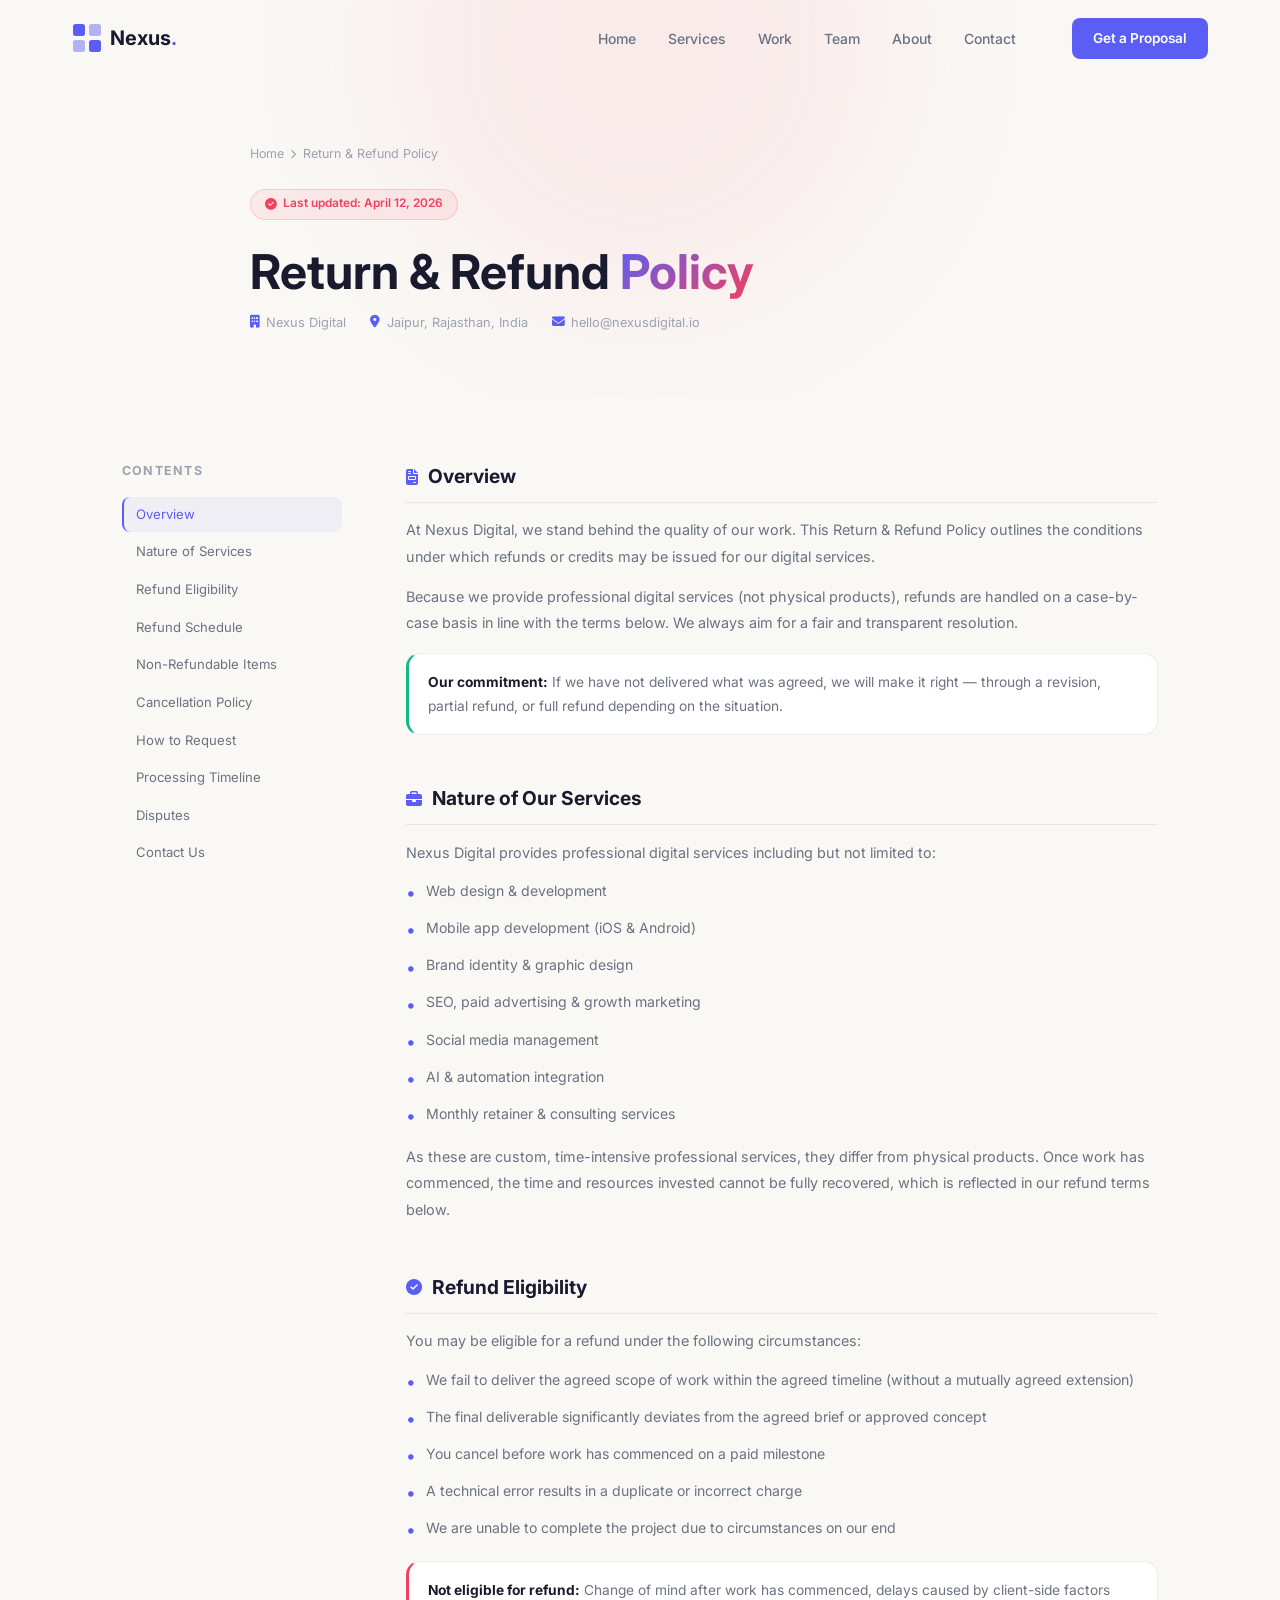
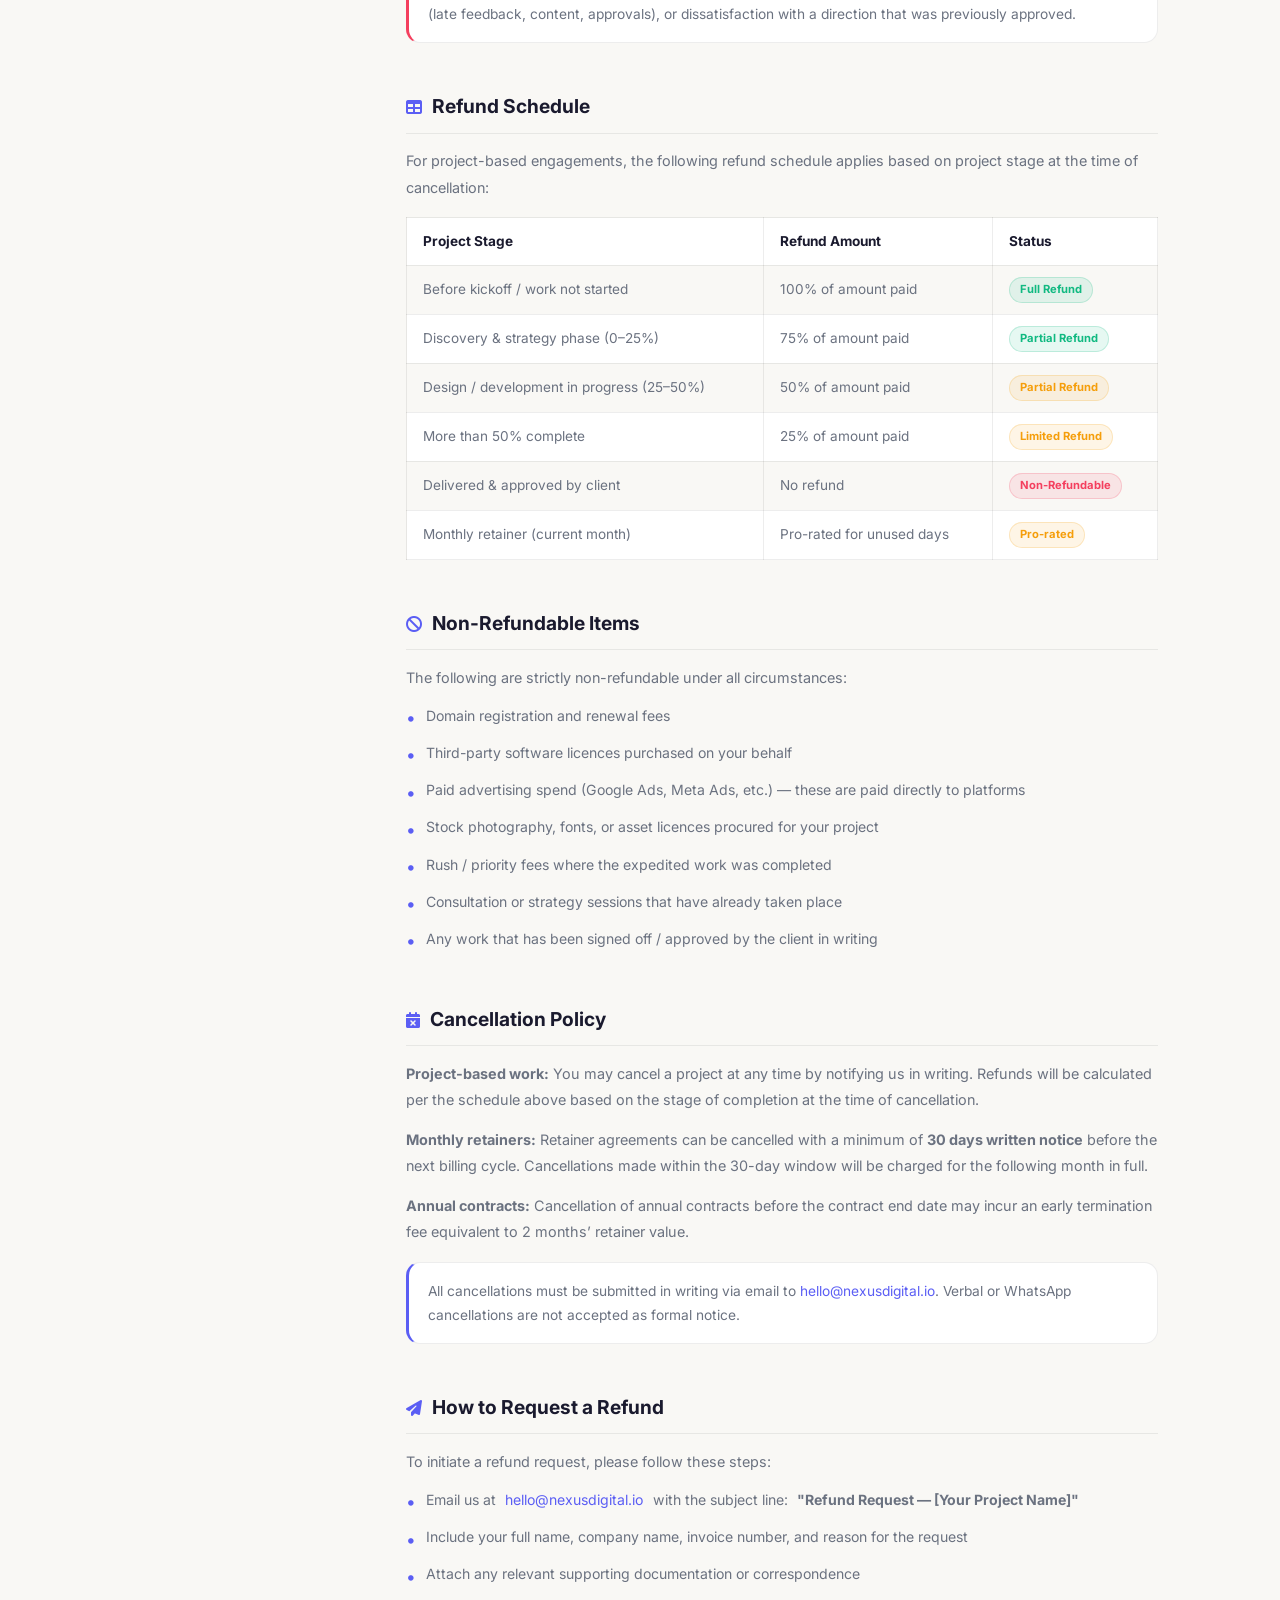
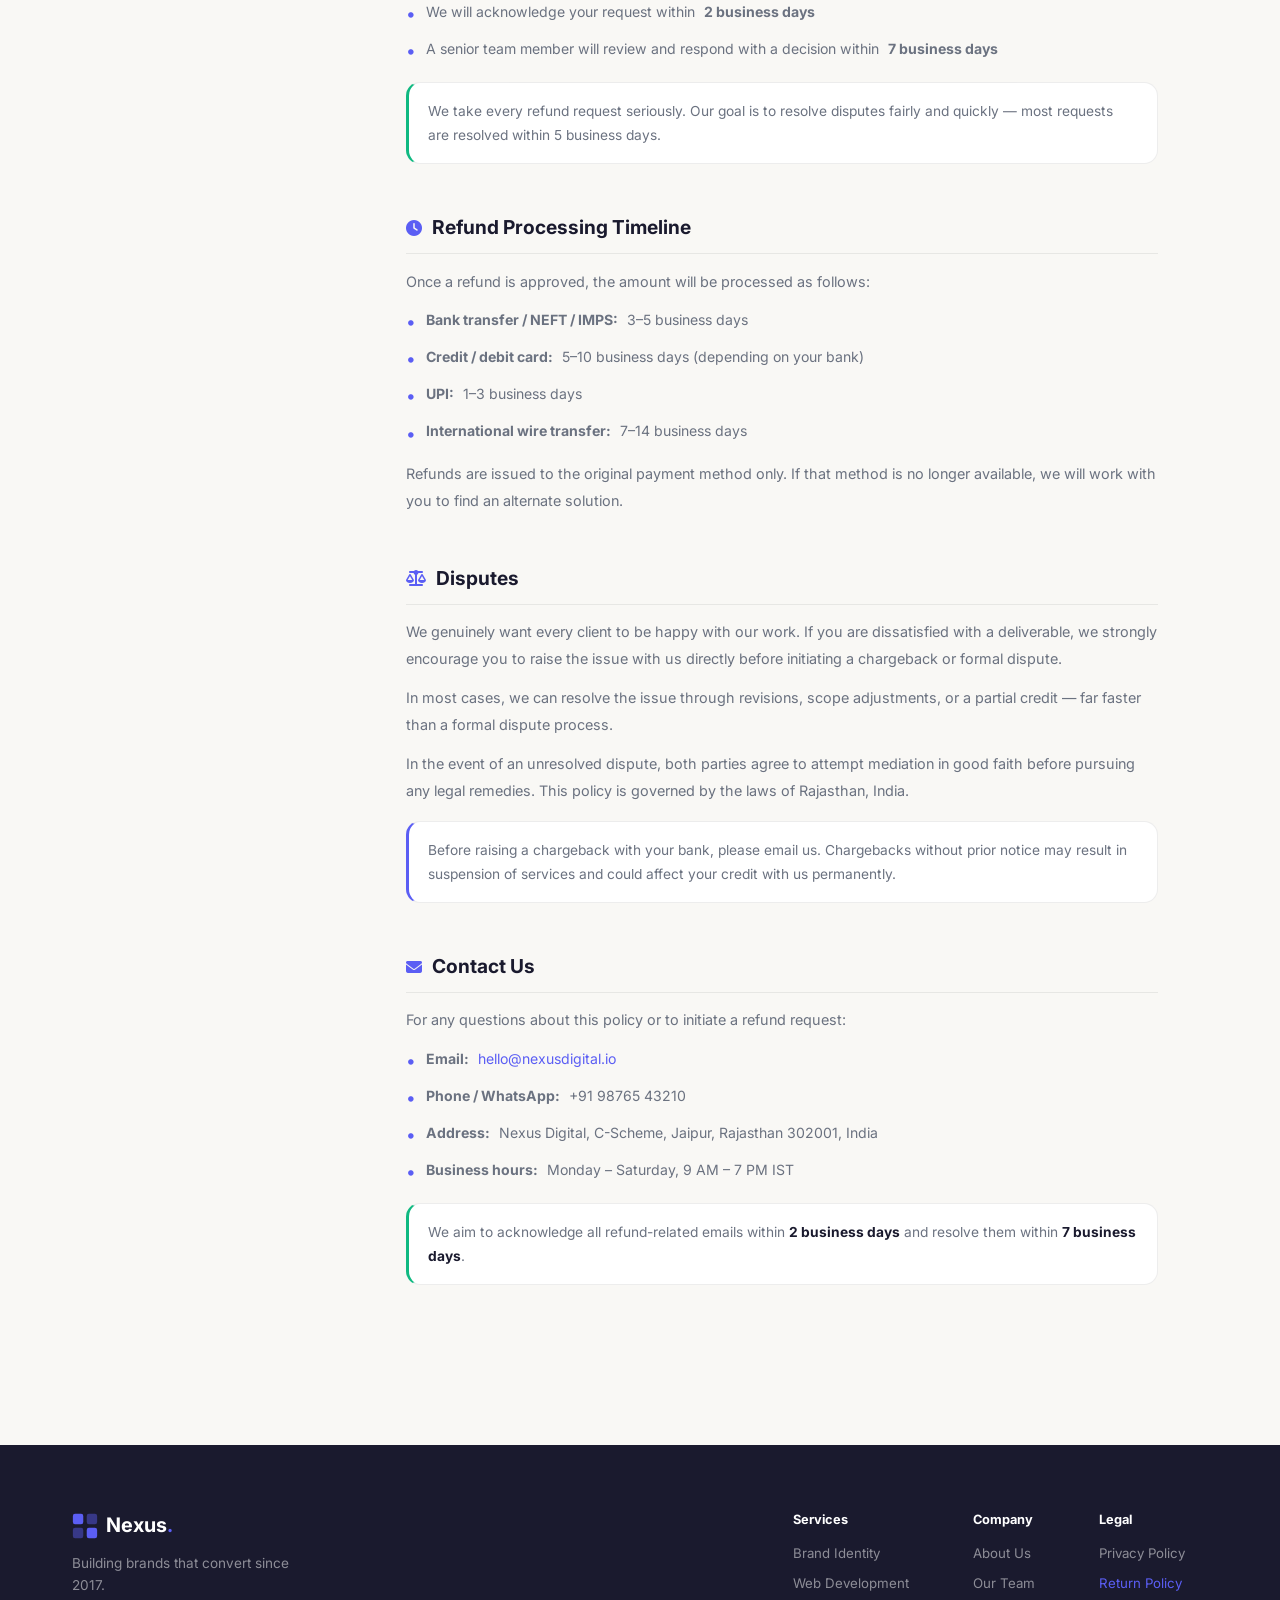
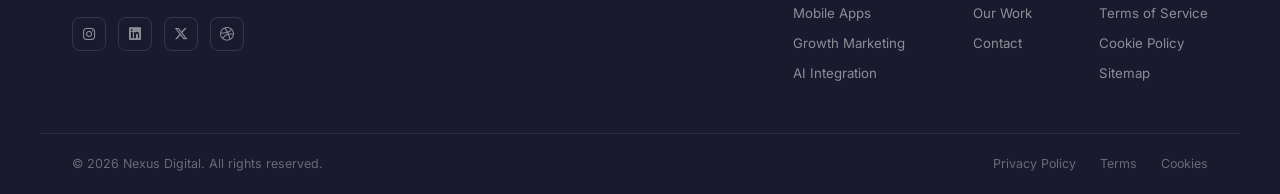
<file: return-policy.html>
<!DOCTYPE html>
<html lang="en" data-theme="light">
<head>
  <meta charset="UTF-8" />
  <meta name="viewport" content="width=device-width, initial-scale=1.0" />
  <title>Return & Refund Policy — Nexus Digital</title>
<link rel="icon" href="./assets/eye.png" type="image/png">
  <link rel="preconnect" href="https://fonts.googleapis.com">
  <link rel="preconnect" href="https://fonts.gstatic.com" crossorigin>
  <link href="https://fonts.googleapis.com/css2?family=Inter:wght@300;400;500;600;700&family=Syne:wght@700;800&display=swap" rel="stylesheet">
  <link rel="stylesheet" href="https://cdnjs.cloudflare.com/ajax/libs/font-awesome/6.5.0/css/all.min.css">
  <link rel="stylesheet" href="./assets/css/style.css">
  <style>
    .gradient-text{background:linear-gradient(135deg,var(--primary),var(--accent));-webkit-background-clip:text;-webkit-text-fill-color:transparent;background-clip:text}
    .breadcrumb{font-size:.78rem;color:var(--faint);display:flex;align-items:center;gap:.4rem;margin-bottom:1.5rem}
    .breadcrumb a{color:var(--faint);text-decoration:none;transition:color .2s}.breadcrumb a:hover{color:var(--primary)}
    .breadcrumb i{font-size:.6rem}
    .pp-hero{padding:9rem 2rem 4rem;background:var(--bg);position:relative;overflow:hidden}
    .pp-hero::before{content:'';position:absolute;top:-200px;left:50%;transform:translateX(-50%);width:500px;height:500px;border-radius:50%;background:#f43f5e;opacity:.07;filter:blur(90px);pointer-events:none}
    .pp-hero-inner{max-width:780px;margin:0 auto;position:relative;z-index:1}
    .pp-hero-inner h1{font-size:clamp(2rem,4vw,3rem);font-weight:700;line-height:1.15;color:var(--text);margin-bottom:.8rem}
    .pp-meta{display:flex;align-items:center;gap:1.5rem;flex-wrap:wrap;font-size:.8rem;color:var(--faint);margin-top:.5rem}
    .pp-meta span{display:flex;align-items:center;gap:.4rem}
    .pp-meta i{color:var(--primary)}
    .pp-updated{display:inline-flex;align-items:center;gap:.4rem;background:rgba(244,63,94,.08);border:1px solid rgba(244,63,94,.18);border-radius:999px;padding:.3rem .85rem;font-size:.74rem;font-weight:600;color:#f43f5e;margin-bottom:1.5rem}
    .pp-layout{max-width:1100px;margin:0 auto;padding:4rem 2rem 7rem;display:grid;grid-template-columns:220px 1fr;gap:4rem;align-items:start}
    .pp-toc{position:sticky;top:6rem}
    .pp-toc h4{font-size:.78rem;font-weight:700;letter-spacing:.1em;text-transform:uppercase;color:var(--faint);margin-bottom:1rem}
    .pp-toc-list{list-style:none;display:flex;flex-direction:column;gap:.2rem}
    .pp-toc-list a{font-size:.82rem;color:var(--muted);text-decoration:none;padding:.4rem .75rem;border-radius:var(--r-sm);display:block;border-left:2px solid transparent;transition:all .2s}
    .pp-toc-list a:hover,.pp-toc-list a.active{color:var(--primary);border-left-color:var(--primary);background:rgba(91,94,244,.06)}
    .pp-content{min-width:0}
    .pp-section{margin-bottom:3rem;scroll-margin-top:5.5rem}
    .pp-section h2{font-size:1.2rem;font-weight:700;color:var(--text);margin-bottom:.9rem;padding-bottom:.6rem;border-bottom:1px solid var(--border);display:flex;align-items:center;gap:.6rem}
    .pp-section h2 i{color:var(--primary);font-size:1rem}
    .pp-section p{font-size:.9rem;color:var(--muted);line-height:1.85;margin-bottom:.8rem}
    .pp-section ul{list-style:none;display:flex;flex-direction:column;gap:.5rem;margin-bottom:.8rem}
    .pp-section ul li{font-size:.88rem;color:var(--muted);line-height:1.7;display:flex;align-items:flex-start;gap:.6rem}
    .pp-section ul li::before{content:'\2022';color:var(--primary);font-size:1.1rem;flex-shrink:0;margin-top:-.05rem}
    .pp-section a{color:var(--primary);text-decoration:none}.pp-section a:hover{text-decoration:underline}
    .pp-box{background:var(--surface);border:1px solid var(--border);border-left:3px solid var(--primary);border-radius:var(--r-md);padding:1rem 1.2rem;font-size:.86rem;color:var(--muted);line-height:1.75;margin:1rem 0}
    .pp-box strong{color:var(--text)}
    .pp-box.red{border-left-color:#f43f5e}
    .pp-box.green{border-left-color:#10b981}
    /* refund table */
    .pp-table{width:100%;border-collapse:collapse;font-size:.85rem;margin:1rem 0}
    .pp-table th{background:var(--surface);padding:.75rem 1rem;text-align:left;font-weight:700;color:var(--text);border:1px solid var(--border)}
    .pp-table td{padding:.7rem 1rem;border:1px solid var(--border);color:var(--muted);line-height:1.6}
    .pp-table tr:nth-child(even) td{background:var(--surface)}
    .tag-green{display:inline-block;font-size:.7rem;font-weight:700;padding:.18rem .6rem;border-radius:999px;background:rgba(16,185,129,.1);color:#10b981;border:1px solid rgba(16,185,129,.2)}
    .tag-red{display:inline-block;font-size:.7rem;font-weight:700;padding:.18rem .6rem;border-radius:999px;background:rgba(244,63,94,.1);color:#f43f5e;border:1px solid rgba(244,63,94,.2)}
    .tag-yellow{display:inline-block;font-size:.7rem;font-weight:700;padding:.18rem .6rem;border-radius:999px;background:rgba(245,158,11,.1);color:#f59e0b;border:1px solid rgba(245,158,11,.2)}
    @media(max-width:820px){.pp-layout{grid-template-columns:1fr}.pp-toc{display:none}}
    @media(max-width:600px){.pp-hero{padding:7rem 1.5rem 3rem}.pp-layout{padding:3rem 1.5rem 5rem}}
  </style>
</head>
<body>

<nav class="navbar" id="navbar">
  <div class="nav-inner">
    <a href="index.html" class="logo">
      <svg width="30" height="30" viewBox="0 0 30 30" fill="none">
        <rect x="1" y="1" width="12" height="12" rx="2.5" fill="#5b5ef4"/>
        <rect x="17" y="1" width="12" height="12" rx="2.5" fill="#5b5ef4" opacity=".45"/>
        <rect x="1" y="17" width="12" height="12" rx="2.5" fill="#5b5ef4" opacity=".45"/>
        <rect x="17" y="17" width="12" height="12" rx="2.5" fill="#5b5ef4"/>
      </svg>
      <span class="logo-text">Nexus<span class="dot">.</span></span>
    </a>
    <ul class="nav-links" id="navLinks">
      <li><a href="index.html">Home</a></li>
      <li><a href="services.html">Services</a></li>
      <li><a href="work.html">Work</a></li>
      <li><a href="team.html">Team</a></li>
      <li><a href="about.html">About</a></li>
      <li><a href="contact.html">Contact</a></li>
    </ul>
    <div class="nav-right">
      <a href="contact.html" class="nav-btn">Get a Proposal</a>
      <button class="burger" id="burger" aria-label="Menu"><span></span><span></span><span></span></button>
    </div>
  </div>
</nav>

<section class="pp-hero">
  <div class="pp-hero-inner">
    <div class="breadcrumb">
      <a href="index.html">Home</a>
      <i class="fa-solid fa-chevron-right"></i>
      <span>Return &amp; Refund Policy</span>
    </div>
    <div class="pp-updated"><i class="fa-solid fa-circle-check"></i> Last updated: April 12, 2026</div>
    <h1>Return &amp; Refund <span class="gradient-text">Policy</span></h1>
    <div class="pp-meta">
      <span><i class="fa-solid fa-building"></i> Nexus Digital</span>
      <span><i class="fa-solid fa-location-dot"></i> Jaipur, Rajasthan, India</span>
      <span><i class="fa-solid fa-envelope"></i> hello@nexusdigital.io</span>
    </div>
  </div>
</section>

<div class="pp-layout">
  <aside class="pp-toc">
    <h4>Contents</h4>
    <ul class="pp-toc-list">
      <li><a href="#overview" class="active">Overview</a></li>
      <li><a href="#service-nature">Nature of Services</a></li>
      <li><a href="#eligibility">Refund Eligibility</a></li>
      <li><a href="#refund-table">Refund Schedule</a></li>
      <li><a href="#non-refundable">Non-Refundable Items</a></li>
      <li><a href="#cancellation">Cancellation Policy</a></li>
      <li><a href="#process">How to Request</a></li>
      <li><a href="#timeline">Processing Timeline</a></li>
      <li><a href="#disputes">Disputes</a></li>
      <li><a href="#contact">Contact Us</a></li>
    </ul>
  </aside>

  <main class="pp-content">

    <div class="pp-section" id="overview">
      <h2><i class="fa-solid fa-file-invoice"></i> Overview</h2>
      <p>At Nexus Digital, we stand behind the quality of our work. This Return &amp; Refund Policy outlines the conditions under which refunds or credits may be issued for our digital services.</p>
      <p>Because we provide professional digital services (not physical products), refunds are handled on a case-by-case basis in line with the terms below. We always aim for a fair and transparent resolution.</p>
      <div class="pp-box green"><strong>Our commitment:</strong> If we have not delivered what was agreed, we will make it right — through a revision, partial refund, or full refund depending on the situation.</div>
    </div>

    <div class="pp-section" id="service-nature">
      <h2><i class="fa-solid fa-briefcase"></i> Nature of Our Services</h2>
      <p>Nexus Digital provides professional digital services including but not limited to:</p>
      <ul>
        <li>Web design &amp; development</li>
        <li>Mobile app development (iOS &amp; Android)</li>
        <li>Brand identity &amp; graphic design</li>
        <li>SEO, paid advertising &amp; growth marketing</li>
        <li>Social media management</li>
        <li>AI &amp; automation integration</li>
        <li>Monthly retainer &amp; consulting services</li>
      </ul>
      <p>As these are custom, time-intensive professional services, they differ from physical products. Once work has commenced, the time and resources invested cannot be fully recovered, which is reflected in our refund terms below.</p>
    </div>

    <div class="pp-section" id="eligibility">
      <h2><i class="fa-solid fa-circle-check"></i> Refund Eligibility</h2>
      <p>You may be eligible for a refund under the following circumstances:</p>
      <ul>
        <li>We fail to deliver the agreed scope of work within the agreed timeline (without a mutually agreed extension)</li>
        <li>The final deliverable significantly deviates from the agreed brief or approved concept</li>
        <li>You cancel before work has commenced on a paid milestone</li>
        <li>A technical error results in a duplicate or incorrect charge</li>
        <li>We are unable to complete the project due to circumstances on our end</li>
      </ul>
      <div class="pp-box red"><strong>Not eligible for refund:</strong> Change of mind after work has commenced, delays caused by client-side factors (late feedback, content, approvals), or dissatisfaction with a direction that was previously approved.</div>
    </div>

    <div class="pp-section" id="refund-table">
      <h2><i class="fa-solid fa-table"></i> Refund Schedule</h2>
      <p>For project-based engagements, the following refund schedule applies based on project stage at the time of cancellation:</p>
      <table class="pp-table">
        <thead>
          <tr>
            <th>Project Stage</th>
            <th>Refund Amount</th>
            <th>Status</th>
          </tr>
        </thead>
        <tbody>
          <tr>
            <td>Before kickoff / work not started</td>
            <td>100% of amount paid</td>
            <td><span class="tag-green">Full Refund</span></td>
          </tr>
          <tr>
            <td>Discovery &amp; strategy phase (0–25%)</td>
            <td>75% of amount paid</td>
            <td><span class="tag-green">Partial Refund</span></td>
          </tr>
          <tr>
            <td>Design / development in progress (25–50%)</td>
            <td>50% of amount paid</td>
            <td><span class="tag-yellow">Partial Refund</span></td>
          </tr>
          <tr>
            <td>More than 50% complete</td>
            <td>25% of amount paid</td>
            <td><span class="tag-yellow">Limited Refund</span></td>
          </tr>
          <tr>
            <td>Delivered &amp; approved by client</td>
            <td>No refund</td>
            <td><span class="tag-red">Non-Refundable</span></td>
          </tr>
          <tr>
            <td>Monthly retainer (current month)</td>
            <td>Pro-rated for unused days</td>
            <td><span class="tag-yellow">Pro-rated</span></td>
          </tr>
        </tbody>
      </table>
    </div>

    <div class="pp-section" id="non-refundable">
      <h2><i class="fa-solid fa-ban"></i> Non-Refundable Items</h2>
      <p>The following are strictly non-refundable under all circumstances:</p>
      <ul>
        <li>Domain registration and renewal fees</li>
        <li>Third-party software licences purchased on your behalf</li>
        <li>Paid advertising spend (Google Ads, Meta Ads, etc.) — these are paid directly to platforms</li>
        <li>Stock photography, fonts, or asset licences procured for your project</li>
        <li>Rush / priority fees where the expedited work was completed</li>
        <li>Consultation or strategy sessions that have already taken place</li>
        <li>Any work that has been signed off / approved by the client in writing</li>
      </ul>
    </div>

    <div class="pp-section" id="cancellation">
      <h2><i class="fa-solid fa-calendar-xmark"></i> Cancellation Policy</h2>
      <p><strong>Project-based work:</strong> You may cancel a project at any time by notifying us in writing. Refunds will be calculated per the schedule above based on the stage of completion at the time of cancellation.</p>
      <p><strong>Monthly retainers:</strong> Retainer agreements can be cancelled with a minimum of <strong>30 days written notice</strong> before the next billing cycle. Cancellations made within the 30-day window will be charged for the following month in full.</p>
      <p><strong>Annual contracts:</strong> Cancellation of annual contracts before the contract end date may incur an early termination fee equivalent to 2 months’ retainer value.</p>
      <div class="pp-box">All cancellations must be submitted in writing via email to <a href="mailto:hello@nexusdigital.io">hello@nexusdigital.io</a>. Verbal or WhatsApp cancellations are not accepted as formal notice.</div>
    </div>

    <div class="pp-section" id="process">
      <h2><i class="fa-solid fa-paper-plane"></i> How to Request a Refund</h2>
      <p>To initiate a refund request, please follow these steps:</p>
      <ul>
        <li>Email us at <a href="mailto:hello@nexusdigital.io">hello@nexusdigital.io</a> with the subject line: <strong>"Refund Request — [Your Project Name]"</strong></li>
        <li>Include your full name, company name, invoice number, and reason for the request</li>
        <li>Attach any relevant supporting documentation or correspondence</li>
        <li>We will acknowledge your request within <strong>2 business days</strong></li>
        <li>A senior team member will review and respond with a decision within <strong>7 business days</strong></li>
      </ul>
      <div class="pp-box green">We take every refund request seriously. Our goal is to resolve disputes fairly and quickly — most requests are resolved within 5 business days.</div>
    </div>

    <div class="pp-section" id="timeline">
      <h2><i class="fa-solid fa-clock"></i> Refund Processing Timeline</h2>
      <p>Once a refund is approved, the amount will be processed as follows:</p>
      <ul>
        <li><strong>Bank transfer / NEFT / IMPS:</strong> 3–5 business days</li>
        <li><strong>Credit / debit card:</strong> 5–10 business days (depending on your bank)</li>
        <li><strong>UPI:</strong> 1–3 business days</li>
        <li><strong>International wire transfer:</strong> 7–14 business days</li>
      </ul>
      <p>Refunds are issued to the original payment method only. If that method is no longer available, we will work with you to find an alternate solution.</p>
    </div>

    <div class="pp-section" id="disputes">
      <h2><i class="fa-solid fa-scale-balanced"></i> Disputes</h2>
      <p>We genuinely want every client to be happy with our work. If you are dissatisfied with a deliverable, we strongly encourage you to raise the issue with us directly before initiating a chargeback or formal dispute.</p>
      <p>In most cases, we can resolve the issue through revisions, scope adjustments, or a partial credit — far faster than a formal dispute process.</p>
      <p>In the event of an unresolved dispute, both parties agree to attempt mediation in good faith before pursuing any legal remedies. This policy is governed by the laws of Rajasthan, India.</p>
      <div class="pp-box">Before raising a chargeback with your bank, please email us. Chargebacks without prior notice may result in suspension of services and could affect your credit with us permanently.</div>
    </div>

    <div class="pp-section" id="contact">
      <h2><i class="fa-solid fa-envelope"></i> Contact Us</h2>
      <p>For any questions about this policy or to initiate a refund request:</p>
      <ul>
        <li><strong>Email:</strong> <a href="mailto:hello@nexusdigital.io">hello@nexusdigital.io</a></li>
        <li><strong>Phone / WhatsApp:</strong> +91 98765 43210</li>
        <li><strong>Address:</strong> Nexus Digital, C-Scheme, Jaipur, Rajasthan 302001, India</li>
        <li><strong>Business hours:</strong> Monday – Saturday, 9 AM – 7 PM IST</li>
      </ul>
      <div class="pp-box green">We aim to acknowledge all refund-related emails within <strong>2 business days</strong> and resolve them within <strong>7 business days</strong>.</div>
    </div>

  </main>
</div>

<footer class="footer">
  <div class="footer-top">
    <div class="footer-brand">
      <a href="index.html" class="logo">
        <svg width="26" height="26" viewBox="0 0 30 30" fill="none">
          <rect x="1" y="1" width="12" height="12" rx="2.5" fill="#5b5ef4"/>
          <rect x="17" y="1" width="12" height="12" rx="2.5" fill="#5b5ef4" opacity=".45"/>
          <rect x="1" y="17" width="12" height="12" rx="2.5" fill="#5b5ef4" opacity=".45"/>
          <rect x="17" y="17" width="12" height="12" rx="2.5" fill="#5b5ef4"/>
        </svg>
        <span class="logo-text">Nexus<span class="dot">.</span></span>
      </a>
      <p>Building brands that convert since 2017.</p>
      <div class="footer-socials">
        <a href="#" aria-label="Instagram"><i class="fa-brands fa-instagram"></i></a>
        <a href="#" aria-label="LinkedIn"><i class="fa-brands fa-linkedin"></i></a>
        <a href="#" aria-label="Twitter"><i class="fa-brands fa-x-twitter"></i></a>
        <a href="#" aria-label="Dribbble"><i class="fa-brands fa-dribbble"></i></a>
      </div>
    </div>
    <div class="footer-nav">
      <div>
        <h5>Services</h5>
        <a href="services.html">Brand Identity</a>
        <a href="services.html">Web Development</a>
        <a href="services.html">Mobile Apps</a>
        <a href="services.html">Growth Marketing</a>
        <a href="services.html">AI Integration</a>
      </div>
      <div>
        <h5>Company</h5>
        <a href="about.html">About Us</a>
        <a href="team.html">Our Team</a>
        <a href="work.html">Our Work</a>
        <a href="contact.html">Contact</a>
      </div>
      <div>
        <h5>Legal</h5>
        <a href="privacy-policy.html">Privacy Policy</a>
        <a href="return-policy.html" style="color:var(--primary)">Return Policy</a>
        <a href="terms.html">Terms of Service</a>
        <a href="cookie-policy.html">Cookie Policy</a>
        <a href="sitemap.html">Sitemap</a>
      </div>
    </div>
  </div>
  <div class="footer-bottom">
    <p>&copy; 2026 Nexus Digital. All rights reserved.</p>
    <div><a href="privacy-policy.html">Privacy Policy</a><a href="terms.html">Terms</a><a href="cookie-policy.html">Cookies</a></div>
  </div>
</footer>

<script>
(function(){
  const nav=document.getElementById('navbar');
  window.addEventListener('scroll',()=>nav.classList.toggle('scrolled',window.scrollY>40));
  const burger=document.getElementById('burger'),nl=document.getElementById('navLinks');
  if(burger) burger.addEventListener('click',()=>nl.classList.toggle('open'));
  const sections=document.querySelectorAll('.pp-section');
  const links=document.querySelectorAll('.pp-toc-list a');
  const obs=new IntersectionObserver(entries=>{
    entries.forEach(e=>{
      if(e.isIntersecting){
        links.forEach(l=>l.classList.remove('active'));
        const a=document.querySelector('.pp-toc-list a[href="#'+e.target.id+'"]');
        if(a) a.classList.add('active');
      }
    });
  },{threshold:0.4});
  sections.forEach(s=>obs.observe(s));
})();
</script>
</body>
</html>
</file>
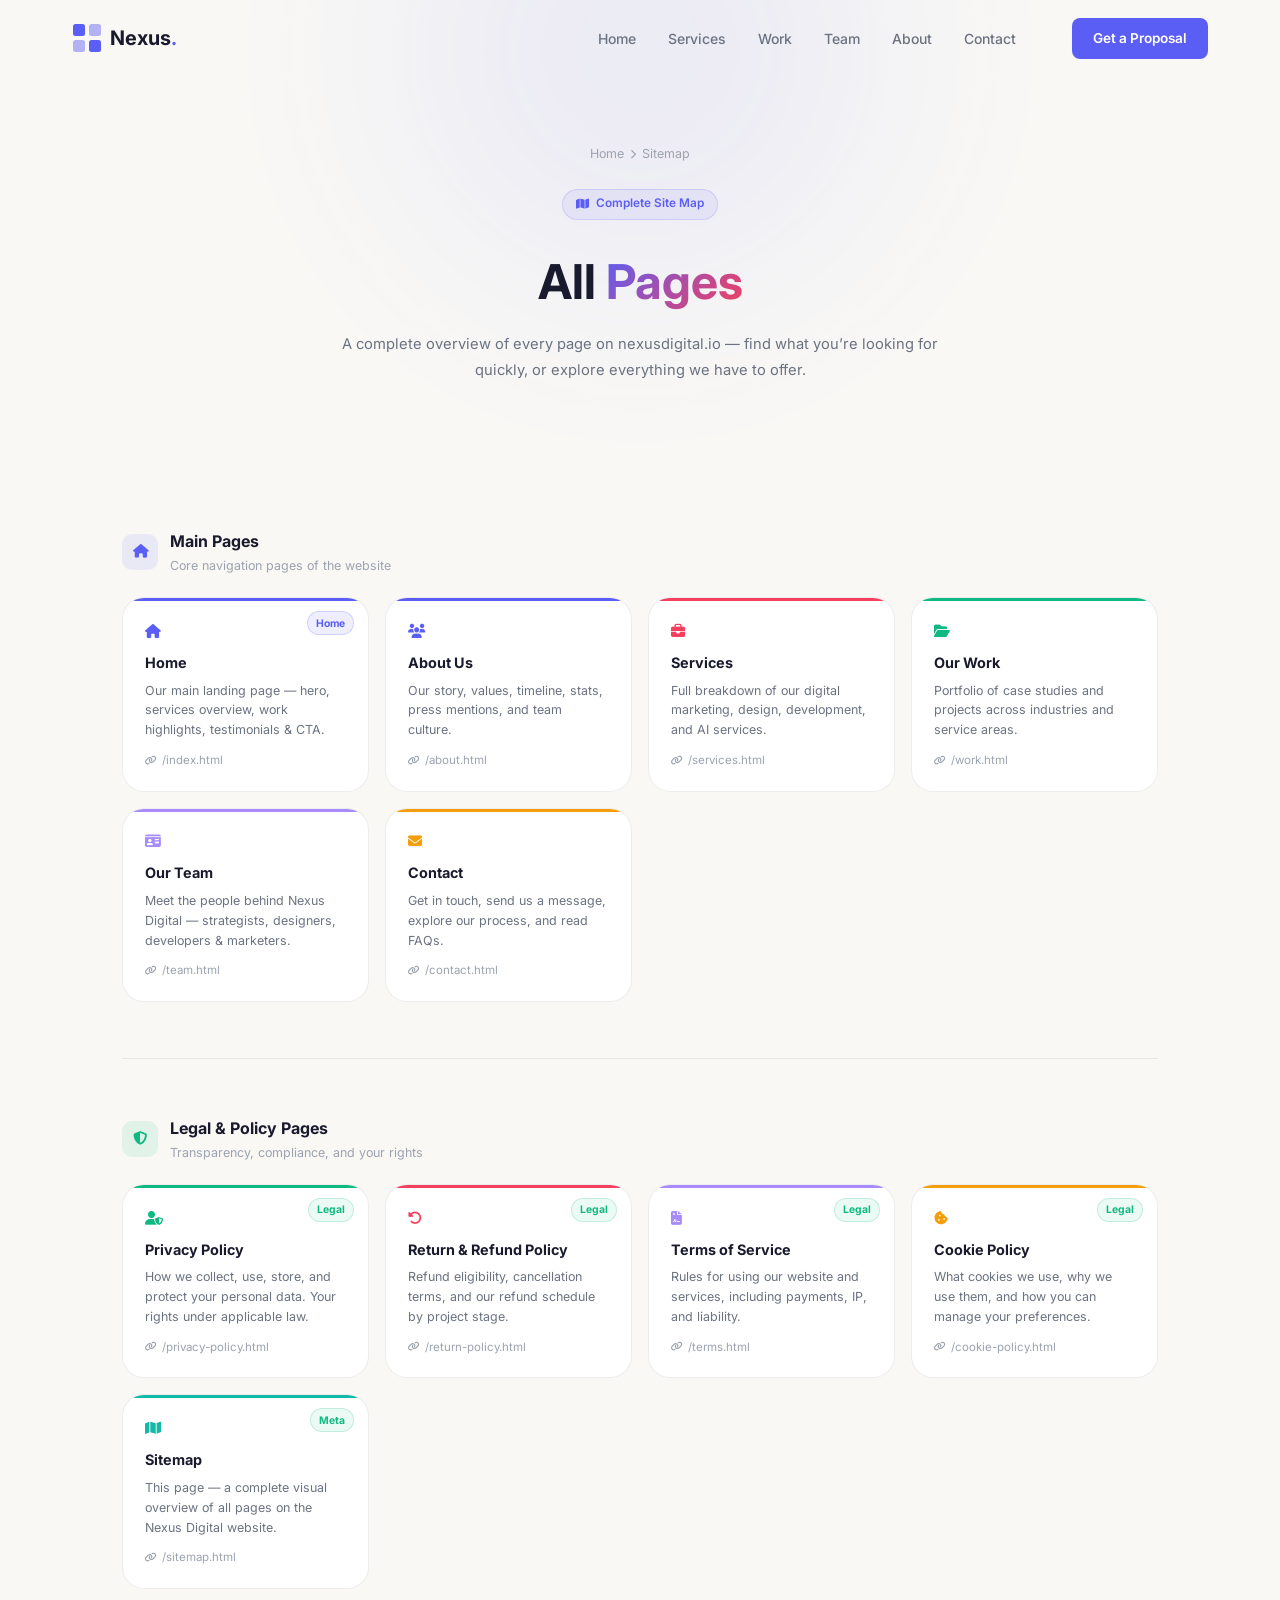
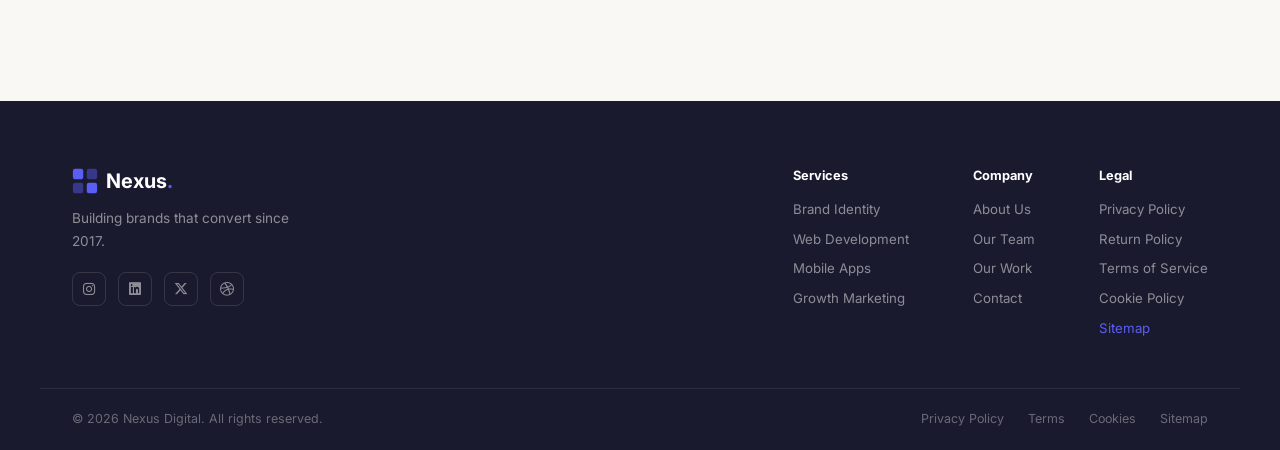
<file: sitemap.html>
<!DOCTYPE html>
<html lang="en" data-theme="light">
<head>
  <meta charset="UTF-8" />
  <meta name="viewport" content="width=device-width, initial-scale=1.0" />
  <title>Sitemap — Nexus Digital</title>
<link rel="icon" href="./assets/eye.png" type="image/png">
  <link rel="preconnect" href="https://fonts.googleapis.com">
  <link rel="preconnect" href="https://fonts.gstatic.com" crossorigin>
  <link href="https://fonts.googleapis.com/css2?family=Inter:wght@300;400;500;600;700&family=Syne:wght@700;800&display=swap" rel="stylesheet">
  <link rel="stylesheet" href="https://cdnjs.cloudflare.com/ajax/libs/font-awesome/6.5.0/css/all.min.css">
  <link rel="stylesheet" href="./assets/css/style.css">
  <style>
    .gradient-text{background:linear-gradient(135deg,var(--primary),var(--accent));-webkit-background-clip:text;-webkit-text-fill-color:transparent;background-clip:text}
    .breadcrumb{font-size:.78rem;color:var(--faint);display:flex;align-items:center;gap:.4rem;margin-bottom:1.5rem}
    .breadcrumb a{color:var(--faint);text-decoration:none;transition:color .2s}.breadcrumb a:hover{color:var(--primary)}
    .breadcrumb i{font-size:.6rem}

    /* HERO */
    .sm-hero{padding:9rem 2rem 5rem;background:var(--bg);position:relative;overflow:hidden;text-align:center}
    .sm-hero::before{content:'';position:absolute;top:-200px;left:50%;transform:translateX(-50%);width:500px;height:500px;border-radius:50%;background:var(--primary);opacity:.08;filter:blur(100px);pointer-events:none}
    .sm-hero-inner{max-width:620px;margin:0 auto;position:relative;z-index:1}
    .sm-hero-inner h1{font-size:clamp(2rem,4vw,3rem);font-weight:700;color:var(--text);margin-bottom:.7rem}
    .sm-hero-inner p{font-size:.92rem;color:var(--muted);line-height:1.75}
    .sm-badge{display:inline-flex;align-items:center;gap:.4rem;background:rgba(91,94,244,.08);border:1px solid rgba(91,94,244,.18);border-radius:999px;padding:.3rem .85rem;font-size:.74rem;font-weight:600;color:var(--primary);margin-bottom:1.4rem}

    /* MAIN */
    .sm-main{max-width:1100px;margin:0 auto;padding:4rem 2rem 7rem;display:flex;flex-direction:column;gap:3.5rem}

    /* CATEGORY */
    .sm-cat-label{display:flex;align-items:center;gap:.75rem;margin-bottom:1.3rem}
    .sm-cat-icon{width:36px;height:36px;border-radius:10px;display:flex;align-items:center;justify-content:center;font-size:.85rem;flex-shrink:0}
    .sm-cat-label h2{font-size:1rem;font-weight:700;color:var(--text)}
    .sm-cat-label p{font-size:.78rem;color:var(--faint);margin-top:.1rem}

    /* CARDS GRID */
    .sm-grid{display:grid;grid-template-columns:repeat(auto-fill,minmax(220px,1fr));gap:1rem}
    .sm-card{background:var(--surface);border:1px solid var(--border);border-radius:var(--r-lg);padding:1.3rem 1.4rem;text-decoration:none;display:flex;flex-direction:column;gap:.35rem;transition:transform .2s,box-shadow .2s,border-color .2s;position:relative;overflow:hidden}
    .sm-card::before{content:'';position:absolute;top:0;left:0;right:0;height:3px;background:var(--cc,var(--primary));border-radius:var(--r-lg) var(--r-lg) 0 0}
    .sm-card:hover{transform:translateY(-4px);box-shadow:var(--shadow-lg);border-color:var(--cc,var(--primary))}
    .sm-card-icon{font-size:.88rem;color:var(--cc,var(--primary));margin-bottom:.2rem}
    .sm-card h3{font-size:.9rem;font-weight:700;color:var(--text)}
    .sm-card p{font-size:.78rem;color:var(--muted);line-height:1.6}
    .sm-card-url{font-size:.72rem;color:var(--faint);margin-top:.3rem;display:flex;align-items:center;gap:.3rem}
    .sm-card-url i{font-size:.6rem}
    .sm-card-badge{position:absolute;top:.8rem;right:.9rem;font-size:.65rem;font-weight:700;padding:.15rem .5rem;border-radius:999px}
    .badge-main{background:rgba(91,94,244,.1);color:var(--primary);border:1px solid rgba(91,94,244,.2)}
    .badge-legal{background:rgba(16,185,129,.08);color:#10b981;border:1px solid rgba(16,185,129,.2)}

    /* divider */
    .sm-divider{height:1px;background:var(--border)}

    @media(max-width:600px){.sm-hero{padding:7rem 1.5rem 4rem}.sm-main{padding:3rem 1.5rem 5rem}.sm-grid{grid-template-columns:1fr 1fr}}
    @media(max-width:420px){.sm-grid{grid-template-columns:1fr}}
  </style>
</head>
<body>

<nav class="navbar" id="navbar">
  <div class="nav-inner">
    <a href="index.html" class="logo">
      <svg width="30" height="30" viewBox="0 0 30 30" fill="none"><rect x="1" y="1" width="12" height="12" rx="2.5" fill="#5b5ef4"/><rect x="17" y="1" width="12" height="12" rx="2.5" fill="#5b5ef4" opacity=".45"/><rect x="1" y="17" width="12" height="12" rx="2.5" fill="#5b5ef4" opacity=".45"/><rect x="17" y="17" width="12" height="12" rx="2.5" fill="#5b5ef4"/></svg>
      <span class="logo-text">Nexus<span class="dot">.</span></span>
    </a>
    <ul class="nav-links" id="navLinks">
      <li><a href="index.html">Home</a></li>
      <li><a href="services.html">Services</a></li>
      <li><a href="work.html">Work</a></li>
      <li><a href="team.html">Team</a></li>
      <li><a href="about.html">About</a></li>
      <li><a href="contact.html">Contact</a></li>
    </ul>
    <div class="nav-right">
      <a href="contact.html" class="nav-btn">Get a Proposal</a>
      <button class="burger" id="burger" aria-label="Menu"><span></span><span></span><span></span></button>
    </div>
  </div>
</nav>

<!-- HERO -->
<section class="sm-hero">
  <div class="sm-hero-inner reveal">
    <div class="breadcrumb" style="justify-content:center">
      <a href="index.html">Home</a>
      <i class="fa-solid fa-chevron-right"></i>
      <span>Sitemap</span>
    </div>
    <div class="sm-badge"><i class="fa-solid fa-map"></i> Complete Site Map</div>
    <h1>All <span class="gradient-text">Pages</span></h1>
    <p>A complete overview of every page on nexusdigital.io — find what you’re looking for quickly, or explore everything we have to offer.</p>
  </div>
</section>

<!-- MAIN -->
<div class="sm-main">

  <!-- MAIN PAGES -->
  <div class="reveal">
    <div class="sm-cat-label">
      <div class="sm-cat-icon" style="background:rgba(91,94,244,.1);color:#5b5ef4"><i class="fa-solid fa-house"></i></div>
      <div><h2>Main Pages</h2><p>Core navigation pages of the website</p></div>
    </div>
    <div class="sm-grid">
      <a href="index.html" class="sm-card" style="--cc:#5b5ef4">
        <span class="sm-card-badge badge-main">Home</span>
        <div class="sm-card-icon"><i class="fa-solid fa-house"></i></div>
        <h3>Home</h3>
        <p>Our main landing page — hero, services overview, work highlights, testimonials & CTA.</p>
        <div class="sm-card-url"><i class="fa-solid fa-link"></i> /index.html</div>
      </a>
      <a href="about.html" class="sm-card" style="--cc:#5b5ef4">
        <div class="sm-card-icon"><i class="fa-solid fa-users"></i></div>
        <h3>About Us</h3>
        <p>Our story, values, timeline, stats, press mentions, and team culture.</p>
        <div class="sm-card-url"><i class="fa-solid fa-link"></i> /about.html</div>
      </a>
      <a href="services.html" class="sm-card" style="--cc:#f43f5e">
        <div class="sm-card-icon"><i class="fa-solid fa-briefcase"></i></div>
        <h3>Services</h3>
        <p>Full breakdown of our digital marketing, design, development, and AI services.</p>
        <div class="sm-card-url"><i class="fa-solid fa-link"></i> /services.html</div>
      </a>
      <a href="work.html" class="sm-card" style="--cc:#10b981">
        <div class="sm-card-icon"><i class="fa-solid fa-folder-open"></i></div>
        <h3>Our Work</h3>
        <p>Portfolio of case studies and projects across industries and service areas.</p>
        <div class="sm-card-url"><i class="fa-solid fa-link"></i> /work.html</div>
      </a>
      <a href="team.html" class="sm-card" style="--cc:#a78bfa">
        <div class="sm-card-icon"><i class="fa-solid fa-id-card"></i></div>
        <h3>Our Team</h3>
        <p>Meet the people behind Nexus Digital — strategists, designers, developers & marketers.</p>
        <div class="sm-card-url"><i class="fa-solid fa-link"></i> /team.html</div>
      </a>
      <a href="contact.html" class="sm-card" style="--cc:#f59e0b">
        <div class="sm-card-icon"><i class="fa-solid fa-envelope"></i></div>
        <h3>Contact</h3>
        <p>Get in touch, send us a message, explore our process, and read FAQs.</p>
        <div class="sm-card-url"><i class="fa-solid fa-link"></i> /contact.html</div>
      </a>
    </div>
  </div>

  <div class="sm-divider"></div>

  <!-- LEGAL PAGES -->
  <div class="reveal">
    <div class="sm-cat-label">
      <div class="sm-cat-icon" style="background:rgba(16,185,129,.1);color:#10b981"><i class="fa-solid fa-shield-halved"></i></div>
      <div><h2>Legal &amp; Policy Pages</h2><p>Transparency, compliance, and your rights</p></div>
    </div>
    <div class="sm-grid">
      <a href="privacy-policy.html" class="sm-card" style="--cc:#10b981">
        <span class="sm-card-badge badge-legal">Legal</span>
        <div class="sm-card-icon"><i class="fa-solid fa-user-shield"></i></div>
        <h3>Privacy Policy</h3>
        <p>How we collect, use, store, and protect your personal data. Your rights under applicable law.</p>
        <div class="sm-card-url"><i class="fa-solid fa-link"></i> /privacy-policy.html</div>
      </a>
      <a href="return-policy.html" class="sm-card" style="--cc:#f43f5e">
        <span class="sm-card-badge badge-legal">Legal</span>
        <div class="sm-card-icon"><i class="fa-solid fa-rotate-left"></i></div>
        <h3>Return &amp; Refund Policy</h3>
        <p>Refund eligibility, cancellation terms, and our refund schedule by project stage.</p>
        <div class="sm-card-url"><i class="fa-solid fa-link"></i> /return-policy.html</div>
      </a>
      <a href="terms.html" class="sm-card" style="--cc:#a78bfa">
        <span class="sm-card-badge badge-legal">Legal</span>
        <div class="sm-card-icon"><i class="fa-solid fa-file-contract"></i></div>
        <h3>Terms of Service</h3>
        <p>Rules for using our website and services, including payments, IP, and liability.</p>
        <div class="sm-card-url"><i class="fa-solid fa-link"></i> /terms.html</div>
      </a>
      <a href="cookie-policy.html" class="sm-card" style="--cc:#f59e0b">
        <span class="sm-card-badge badge-legal">Legal</span>
        <div class="sm-card-icon"><i class="fa-solid fa-cookie-bite"></i></div>
        <h3>Cookie Policy</h3>
        <p>What cookies we use, why we use them, and how you can manage your preferences.</p>
        <div class="sm-card-url"><i class="fa-solid fa-link"></i> /cookie-policy.html</div>
      </a>
      <a href="sitemap.html" class="sm-card" style="--cc:#14b8a6">
        <span class="sm-card-badge badge-legal">Meta</span>
        <div class="sm-card-icon"><i class="fa-solid fa-map"></i></div>
        <h3>Sitemap</h3>
        <p>This page — a complete visual overview of all pages on the Nexus Digital website.</p>
        <div class="sm-card-url"><i class="fa-solid fa-link"></i> /sitemap.html</div>
      </a>
    </div>
  </div>

</div>

<!-- FOOTER -->
<footer class="footer">
  <div class="footer-top">
    <div class="footer-brand">
      <a href="index.html" class="logo"><svg width="26" height="26" viewBox="0 0 30 30" fill="none"><rect x="1" y="1" width="12" height="12" rx="2.5" fill="#5b5ef4"/><rect x="17" y="1" width="12" height="12" rx="2.5" fill="#5b5ef4" opacity=".45"/><rect x="1" y="17" width="12" height="12" rx="2.5" fill="#5b5ef4" opacity=".45"/><rect x="17" y="17" width="12" height="12" rx="2.5" fill="#5b5ef4"/></svg><span class="logo-text">Nexus<span class="dot">.</span></span></a>
      <p>Building brands that convert since 2017.</p>
      <div class="footer-socials"><a href="#"><i class="fa-brands fa-instagram"></i></a><a href="#"><i class="fa-brands fa-linkedin"></i></a><a href="#"><i class="fa-brands fa-x-twitter"></i></a><a href="#"><i class="fa-brands fa-dribbble"></i></a></div>
    </div>
    <div class="footer-nav">
      <div><h5>Services</h5><a href="services.html">Brand Identity</a><a href="services.html">Web Development</a><a href="services.html">Mobile Apps</a><a href="services.html">Growth Marketing</a></div>
      <div><h5>Company</h5><a href="about.html">About Us</a><a href="team.html">Our Team</a><a href="work.html">Our Work</a><a href="contact.html">Contact</a></div>
      <div><h5>Legal</h5><a href="privacy-policy.html">Privacy Policy</a><a href="return-policy.html">Return Policy</a><a href="terms.html">Terms of Service</a><a href="cookie-policy.html">Cookie Policy</a><a href="sitemap.html" style="color:var(--primary)">Sitemap</a></div>
    </div>
  </div>
  <div class="footer-bottom"><p>&copy; 2026 Nexus Digital. All rights reserved.</p><div><a href="privacy-policy.html">Privacy Policy</a><a href="terms.html">Terms</a><a href="cookie-policy.html">Cookies</a><a href="sitemap.html">Sitemap</a></div></div>
</footer>

<script>
(function(){
  const nav=document.getElementById('navbar');
  window.addEventListener('scroll',()=>nav.classList.toggle('scrolled',window.scrollY>40));
  const burger=document.getElementById('burger'),nl=document.getElementById('navLinks');
  if(burger)burger.addEventListener('click',()=>nl.classList.toggle('open'));
  const obs=new IntersectionObserver(e=>{e.forEach(x=>{if(x.isIntersecting)x.target.classList.add('visible');});},{threshold:0.08});
  document.querySelectorAll('.reveal').forEach(el=>obs.observe(el));
})();
</script>
</body>
</html>
</file>
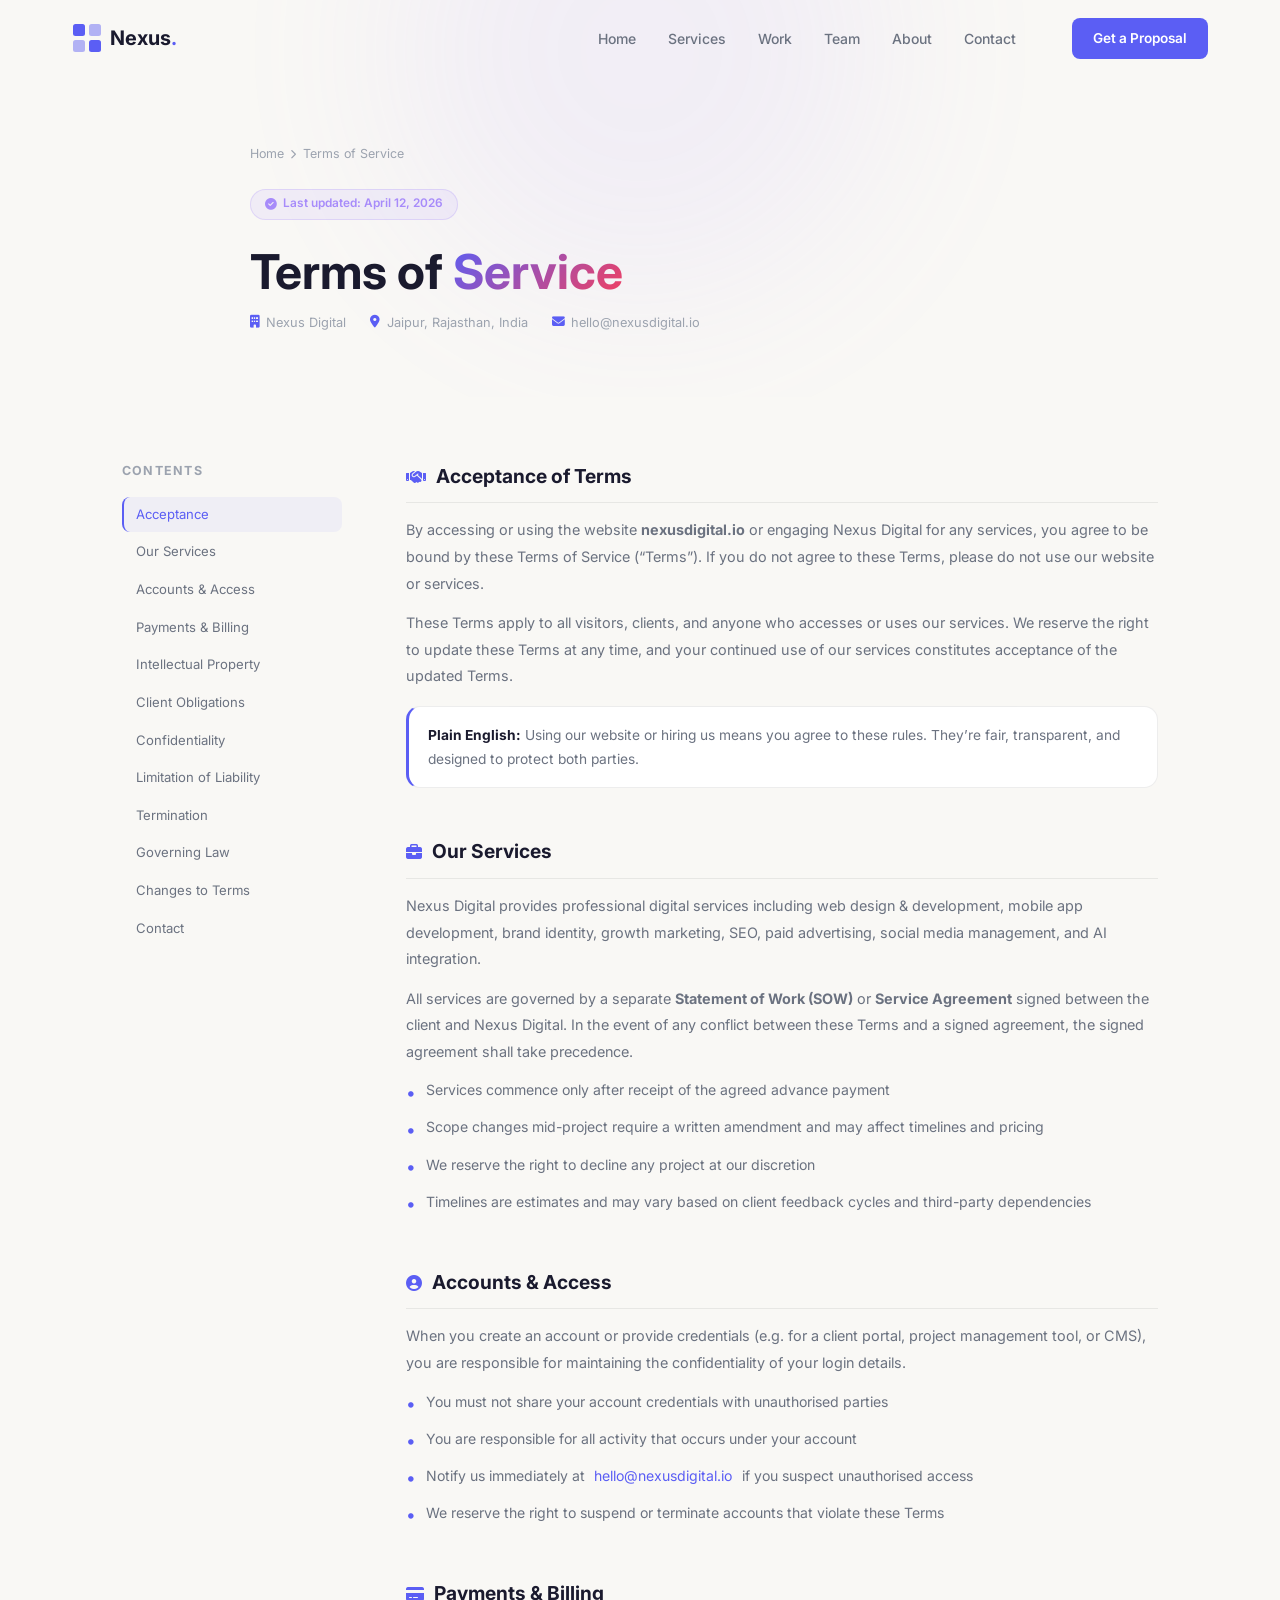
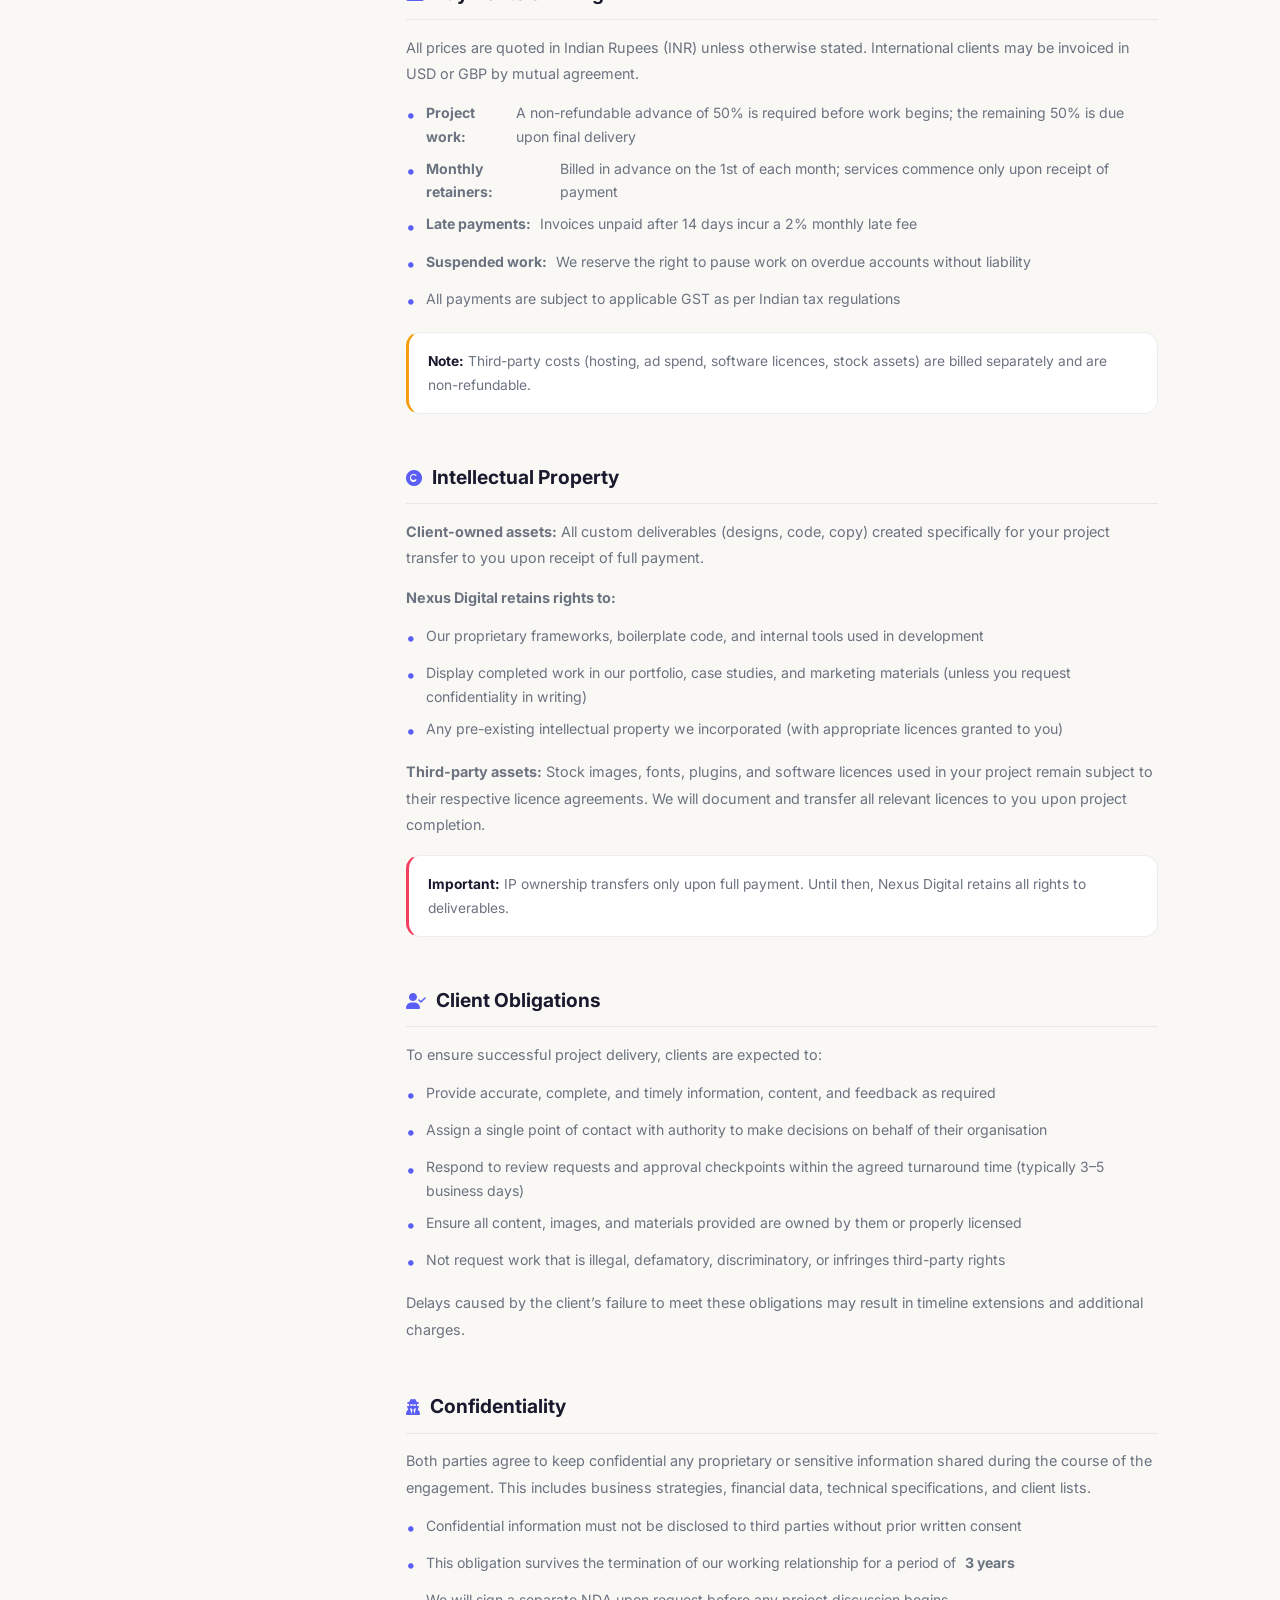
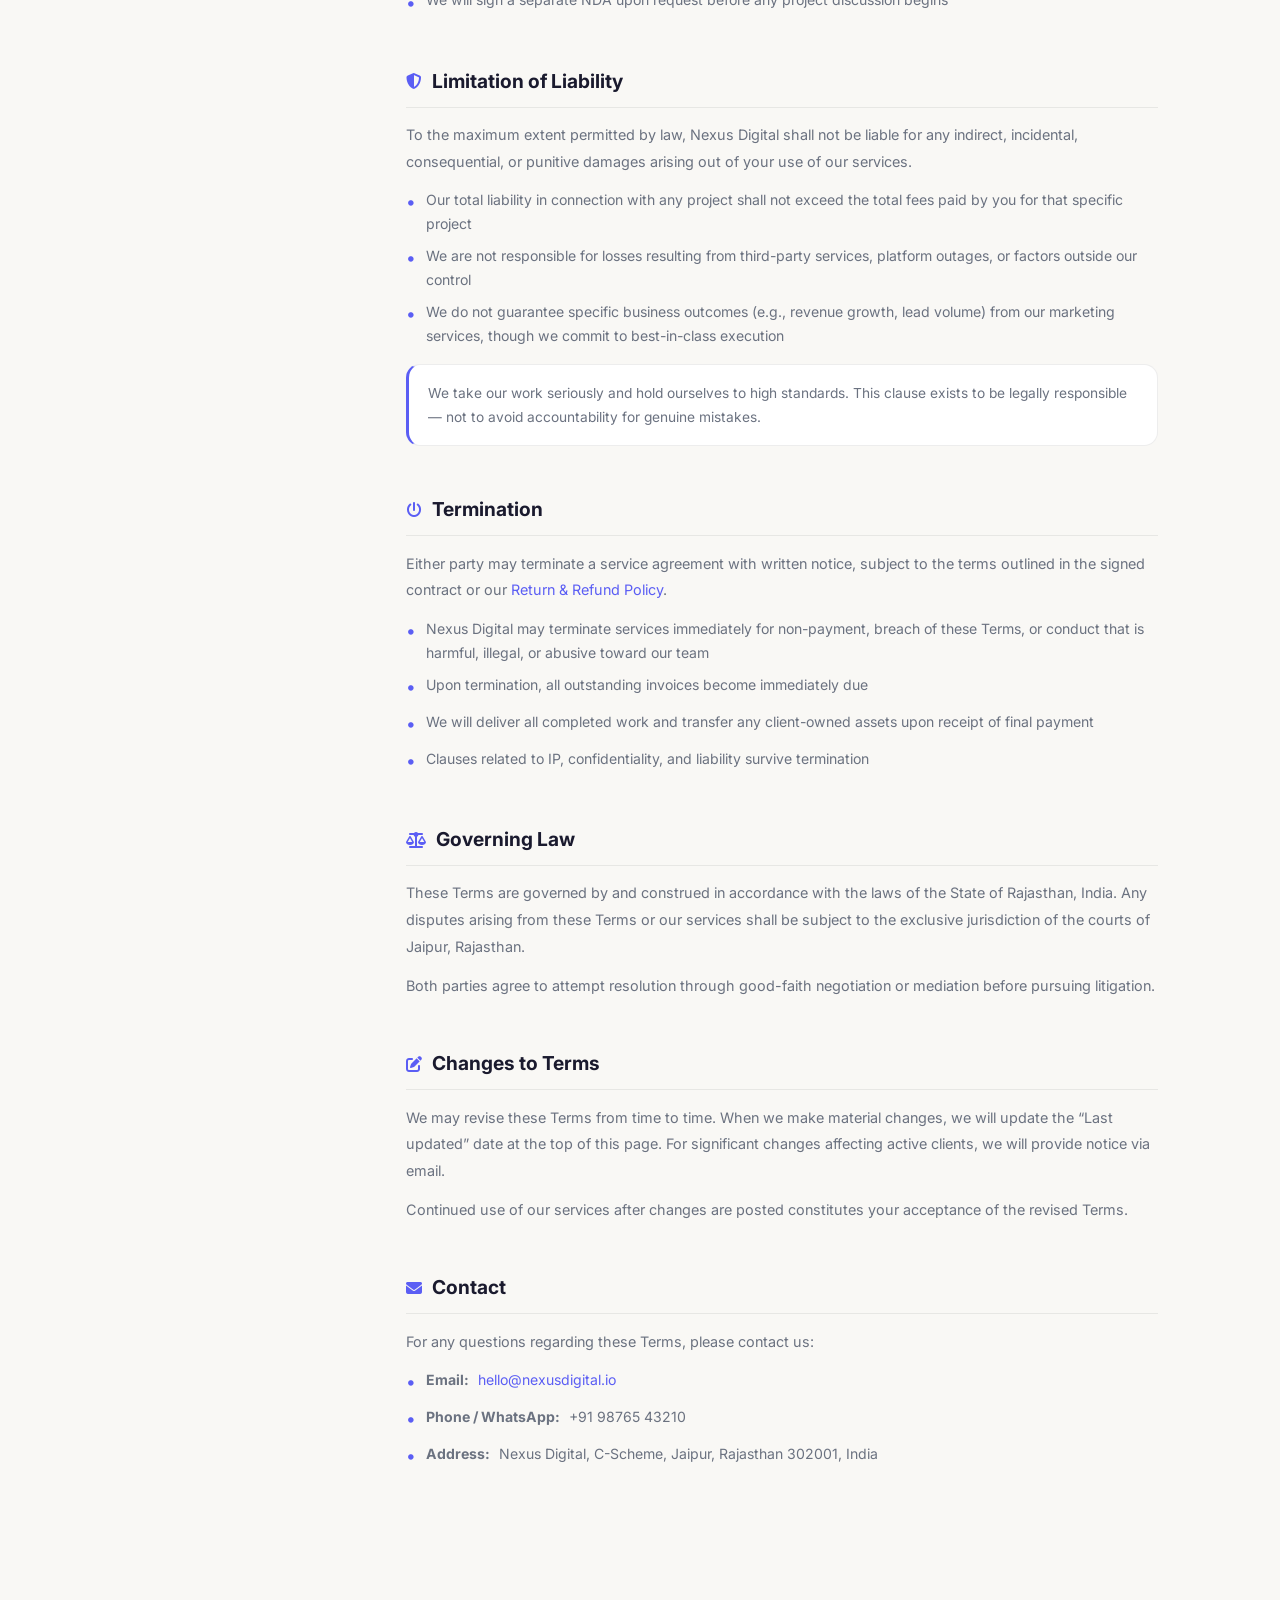
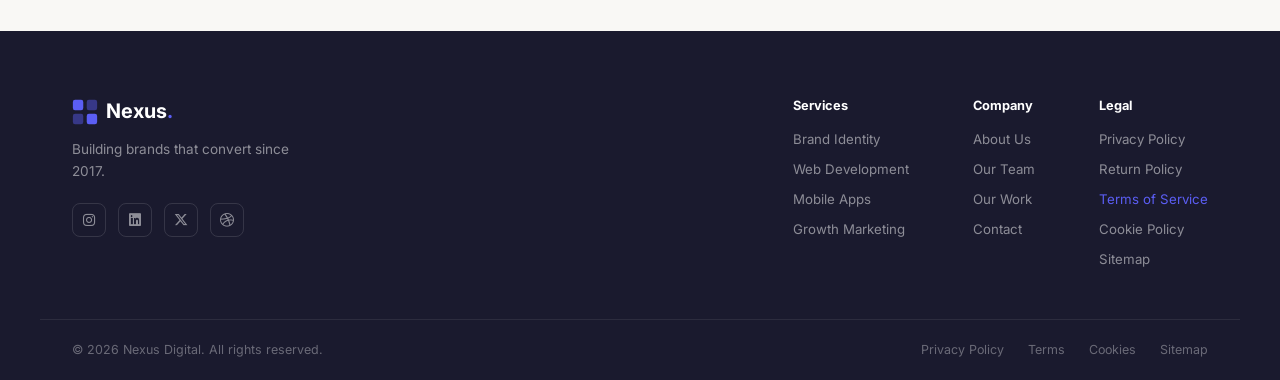
<file: terms.html>
<!DOCTYPE html>
<html lang="en" data-theme="light">
<head>
  <meta charset="UTF-8" />
  <meta name="viewport" content="width=device-width, initial-scale=1.0" />
  <title>Terms of Service — Nexus Digital</title>
<link rel="icon" href="./assets/eye.png" type="image/png">
  <link rel="preconnect" href="https://fonts.googleapis.com">
  <link rel="preconnect" href="https://fonts.gstatic.com" crossorigin>
  <link href="https://fonts.googleapis.com/css2?family=Inter:wght@300;400;500;600;700&family=Syne:wght@700;800&display=swap" rel="stylesheet">
  <link rel="stylesheet" href="https://cdnjs.cloudflare.com/ajax/libs/font-awesome/6.5.0/css/all.min.css">
  <link rel="stylesheet" href="./assets/css/style.css">
  <style>
    .gradient-text{background:linear-gradient(135deg,var(--primary),var(--accent));-webkit-background-clip:text;-webkit-text-fill-color:transparent;background-clip:text}
    .breadcrumb{font-size:.78rem;color:var(--faint);display:flex;align-items:center;gap:.4rem;margin-bottom:1.5rem}
    .breadcrumb a{color:var(--faint);text-decoration:none;transition:color .2s}.breadcrumb a:hover{color:var(--primary)}
    .breadcrumb i{font-size:.6rem}
    .pp-hero{padding:9rem 2rem 4rem;background:var(--bg);position:relative;overflow:hidden}
    .pp-hero::before{content:'';position:absolute;top:-200px;left:50%;transform:translateX(-50%);width:500px;height:500px;border-radius:50%;background:#a78bfa;opacity:.09;filter:blur(90px);pointer-events:none}
    .pp-hero-inner{max-width:780px;margin:0 auto;position:relative;z-index:1}
    .pp-hero-inner h1{font-size:clamp(2rem,4vw,3rem);font-weight:700;line-height:1.15;color:var(--text);margin-bottom:.8rem}
    .pp-meta{display:flex;align-items:center;gap:1.5rem;flex-wrap:wrap;font-size:.8rem;color:var(--faint);margin-top:.5rem}
    .pp-meta span{display:flex;align-items:center;gap:.4rem}
    .pp-meta i{color:var(--primary)}
    .pp-updated{display:inline-flex;align-items:center;gap:.4rem;background:rgba(167,139,250,.1);border:1px solid rgba(167,139,250,.25);border-radius:999px;padding:.3rem .85rem;font-size:.74rem;font-weight:600;color:#a78bfa;margin-bottom:1.5rem}
    .pp-layout{max-width:1100px;margin:0 auto;padding:4rem 2rem 7rem;display:grid;grid-template-columns:220px 1fr;gap:4rem;align-items:start}
    .pp-toc{position:sticky;top:6rem}
    .pp-toc h4{font-size:.78rem;font-weight:700;letter-spacing:.1em;text-transform:uppercase;color:var(--faint);margin-bottom:1rem}
    .pp-toc-list{list-style:none;display:flex;flex-direction:column;gap:.2rem}
    .pp-toc-list a{font-size:.82rem;color:var(--muted);text-decoration:none;padding:.4rem .75rem;border-radius:var(--r-sm);display:block;border-left:2px solid transparent;transition:all .2s}
    .pp-toc-list a:hover,.pp-toc-list a.active{color:var(--primary);border-left-color:var(--primary);background:rgba(91,94,244,.06)}
    .pp-content{min-width:0}
    .pp-section{margin-bottom:3rem;scroll-margin-top:5.5rem}
    .pp-section h2{font-size:1.2rem;font-weight:700;color:var(--text);margin-bottom:.9rem;padding-bottom:.6rem;border-bottom:1px solid var(--border);display:flex;align-items:center;gap:.6rem}
    .pp-section h2 i{color:var(--primary);font-size:1rem}
    .pp-section p{font-size:.9rem;color:var(--muted);line-height:1.85;margin-bottom:.8rem}
    .pp-section ul{list-style:none;display:flex;flex-direction:column;gap:.5rem;margin-bottom:.8rem}
    .pp-section ul li{font-size:.88rem;color:var(--muted);line-height:1.7;display:flex;align-items:flex-start;gap:.6rem}
    .pp-section ul li::before{content:'\2022';color:var(--primary);font-size:1.1rem;flex-shrink:0;margin-top:-.05rem}
    .pp-section a{color:var(--primary);text-decoration:none}.pp-section a:hover{text-decoration:underline}
    .pp-box{background:var(--surface);border:1px solid var(--border);border-left:3px solid var(--primary);border-radius:var(--r-md);padding:1rem 1.2rem;font-size:.86rem;color:var(--muted);line-height:1.75;margin:1rem 0}
    .pp-box strong{color:var(--text)}
    .pp-box.yellow{border-left-color:#f59e0b}
    .pp-box.red{border-left-color:#f43f5e}
    @media(max-width:820px){.pp-layout{grid-template-columns:1fr}.pp-toc{display:none}}
    @media(max-width:600px){.pp-hero{padding:7rem 1.5rem 3rem}.pp-layout{padding:3rem 1.5rem 5rem}}
  </style>
</head>
<body>
<nav class="navbar" id="navbar">
  <div class="nav-inner">
    <a href="index.html" class="logo"><svg width="30" height="30" viewBox="0 0 30 30" fill="none"><rect x="1" y="1" width="12" height="12" rx="2.5" fill="#5b5ef4"/><rect x="17" y="1" width="12" height="12" rx="2.5" fill="#5b5ef4" opacity=".45"/><rect x="1" y="17" width="12" height="12" rx="2.5" fill="#5b5ef4" opacity=".45"/><rect x="17" y="17" width="12" height="12" rx="2.5" fill="#5b5ef4"/></svg><span class="logo-text">Nexus<span class="dot">.</span></span></a>
    <ul class="nav-links" id="navLinks">
      <li><a href="index.html">Home</a></li><li><a href="services.html">Services</a></li><li><a href="work.html">Work</a></li><li><a href="team.html">Team</a></li><li><a href="about.html">About</a></li><li><a href="contact.html">Contact</a></li>
    </ul>
    <div class="nav-right"><a href="contact.html" class="nav-btn">Get a Proposal</a><button class="burger" id="burger" aria-label="Menu"><span></span><span></span><span></span></button></div>
  </div>
</nav>
<section class="pp-hero">
  <div class="pp-hero-inner">
    <div class="breadcrumb"><a href="index.html">Home</a><i class="fa-solid fa-chevron-right"></i><span>Terms of Service</span></div>
    <div class="pp-updated"><i class="fa-solid fa-circle-check"></i> Last updated: April 12, 2026</div>
    <h1>Terms of <span class="gradient-text">Service</span></h1>
    <div class="pp-meta"><span><i class="fa-solid fa-building"></i> Nexus Digital</span><span><i class="fa-solid fa-location-dot"></i> Jaipur, Rajasthan, India</span><span><i class="fa-solid fa-envelope"></i> hello@nexusdigital.io</span></div>
  </div>
</section>
<div class="pp-layout">
  <aside class="pp-toc">
    <h4>Contents</h4>
    <ul class="pp-toc-list">
      <li><a href="#acceptance" class="active">Acceptance</a></li>
      <li><a href="#services">Our Services</a></li>
      <li><a href="#accounts">Accounts &amp; Access</a></li>
      <li><a href="#payments">Payments &amp; Billing</a></li>
      <li><a href="#ip">Intellectual Property</a></li>
      <li><a href="#client-obligations">Client Obligations</a></li>
      <li><a href="#confidentiality">Confidentiality</a></li>
      <li><a href="#liability">Limitation of Liability</a></li>
      <li><a href="#termination">Termination</a></li>
      <li><a href="#governing">Governing Law</a></li>
      <li><a href="#changes">Changes to Terms</a></li>
      <li><a href="#contact">Contact</a></li>
    </ul>
  </aside>
  <main class="pp-content">
    <div class="pp-section" id="acceptance"><h2><i class="fa-solid fa-handshake"></i> Acceptance of Terms</h2><p>By accessing or using the website <strong>nexusdigital.io</strong> or engaging Nexus Digital for any services, you agree to be bound by these Terms of Service (“Terms”). If you do not agree to these Terms, please do not use our website or services.</p><p>These Terms apply to all visitors, clients, and anyone who accesses or uses our services. We reserve the right to update these Terms at any time, and your continued use of our services constitutes acceptance of the updated Terms.</p><div class="pp-box"><strong>Plain English:</strong> Using our website or hiring us means you agree to these rules. They’re fair, transparent, and designed to protect both parties.</div></div>
    <div class="pp-section" id="services"><h2><i class="fa-solid fa-briefcase"></i> Our Services</h2><p>Nexus Digital provides professional digital services including web design &amp; development, mobile app development, brand identity, growth marketing, SEO, paid advertising, social media management, and AI integration.</p><p>All services are governed by a separate <strong>Statement of Work (SOW)</strong> or <strong>Service Agreement</strong> signed between the client and Nexus Digital. In the event of any conflict between these Terms and a signed agreement, the signed agreement shall take precedence.</p><ul><li>Services commence only after receipt of the agreed advance payment</li><li>Scope changes mid-project require a written amendment and may affect timelines and pricing</li><li>We reserve the right to decline any project at our discretion</li><li>Timelines are estimates and may vary based on client feedback cycles and third-party dependencies</li></ul></div>
    <div class="pp-section" id="accounts"><h2><i class="fa-solid fa-user-circle"></i> Accounts &amp; Access</h2><p>When you create an account or provide credentials (e.g. for a client portal, project management tool, or CMS), you are responsible for maintaining the confidentiality of your login details.</p><ul><li>You must not share your account credentials with unauthorised parties</li><li>You are responsible for all activity that occurs under your account</li><li>Notify us immediately at <a href="mailto:hello@nexusdigital.io">hello@nexusdigital.io</a> if you suspect unauthorised access</li><li>We reserve the right to suspend or terminate accounts that violate these Terms</li></ul></div>
    <div class="pp-section" id="payments"><h2><i class="fa-solid fa-credit-card"></i> Payments &amp; Billing</h2><p>All prices are quoted in Indian Rupees (INR) unless otherwise stated. International clients may be invoiced in USD or GBP by mutual agreement.</p><ul><li><strong>Project work:</strong> A non-refundable advance of 50% is required before work begins; the remaining 50% is due upon final delivery</li><li><strong>Monthly retainers:</strong> Billed in advance on the 1st of each month; services commence only upon receipt of payment</li><li><strong>Late payments:</strong> Invoices unpaid after 14 days incur a 2% monthly late fee</li><li><strong>Suspended work:</strong> We reserve the right to pause work on overdue accounts without liability</li><li>All payments are subject to applicable GST as per Indian tax regulations</li></ul><div class="pp-box yellow"><strong>Note:</strong> Third-party costs (hosting, ad spend, software licences, stock assets) are billed separately and are non-refundable.</div></div>
    <div class="pp-section" id="ip"><h2><i class="fa-solid fa-copyright"></i> Intellectual Property</h2><p><strong>Client-owned assets:</strong> All custom deliverables (designs, code, copy) created specifically for your project transfer to you upon receipt of full payment.</p><p><strong>Nexus Digital retains rights to:</strong></p><ul><li>Our proprietary frameworks, boilerplate code, and internal tools used in development</li><li>Display completed work in our portfolio, case studies, and marketing materials (unless you request confidentiality in writing)</li><li>Any pre-existing intellectual property we incorporated (with appropriate licences granted to you)</li></ul><p><strong>Third-party assets:</strong> Stock images, fonts, plugins, and software licences used in your project remain subject to their respective licence agreements. We will document and transfer all relevant licences to you upon project completion.</p><div class="pp-box red"><strong>Important:</strong> IP ownership transfers only upon full payment. Until then, Nexus Digital retains all rights to deliverables.</div></div>
    <div class="pp-section" id="client-obligations"><h2><i class="fa-solid fa-user-check"></i> Client Obligations</h2><p>To ensure successful project delivery, clients are expected to:</p><ul><li>Provide accurate, complete, and timely information, content, and feedback as required</li><li>Assign a single point of contact with authority to make decisions on behalf of their organisation</li><li>Respond to review requests and approval checkpoints within the agreed turnaround time (typically 3–5 business days)</li><li>Ensure all content, images, and materials provided are owned by them or properly licensed</li><li>Not request work that is illegal, defamatory, discriminatory, or infringes third-party rights</li></ul><p>Delays caused by the client’s failure to meet these obligations may result in timeline extensions and additional charges.</p></div>
    <div class="pp-section" id="confidentiality"><h2><i class="fa-solid fa-user-secret"></i> Confidentiality</h2><p>Both parties agree to keep confidential any proprietary or sensitive information shared during the course of the engagement. This includes business strategies, financial data, technical specifications, and client lists.</p><ul><li>Confidential information must not be disclosed to third parties without prior written consent</li><li>This obligation survives the termination of our working relationship for a period of <strong>3 years</strong></li><li>We will sign a separate NDA upon request before any project discussion begins</li></ul></div>
    <div class="pp-section" id="liability"><h2><i class="fa-solid fa-shield-halved"></i> Limitation of Liability</h2><p>To the maximum extent permitted by law, Nexus Digital shall not be liable for any indirect, incidental, consequential, or punitive damages arising out of your use of our services.</p><ul><li>Our total liability in connection with any project shall not exceed the total fees paid by you for that specific project</li><li>We are not responsible for losses resulting from third-party services, platform outages, or factors outside our control</li><li>We do not guarantee specific business outcomes (e.g., revenue growth, lead volume) from our marketing services, though we commit to best-in-class execution</li></ul><div class="pp-box">We take our work seriously and hold ourselves to high standards. This clause exists to be legally responsible — not to avoid accountability for genuine mistakes.</div></div>
    <div class="pp-section" id="termination"><h2><i class="fa-solid fa-power-off"></i> Termination</h2><p>Either party may terminate a service agreement with written notice, subject to the terms outlined in the signed contract or our <a href="return-policy.html">Return &amp; Refund Policy</a>.</p><ul><li>Nexus Digital may terminate services immediately for non-payment, breach of these Terms, or conduct that is harmful, illegal, or abusive toward our team</li><li>Upon termination, all outstanding invoices become immediately due</li><li>We will deliver all completed work and transfer any client-owned assets upon receipt of final payment</li><li>Clauses related to IP, confidentiality, and liability survive termination</li></ul></div>
    <div class="pp-section" id="governing"><h2><i class="fa-solid fa-scale-balanced"></i> Governing Law</h2><p>These Terms are governed by and construed in accordance with the laws of the State of Rajasthan, India. Any disputes arising from these Terms or our services shall be subject to the exclusive jurisdiction of the courts of Jaipur, Rajasthan.</p><p>Both parties agree to attempt resolution through good-faith negotiation or mediation before pursuing litigation.</p></div>
    <div class="pp-section" id="changes"><h2><i class="fa-solid fa-pen-to-square"></i> Changes to Terms</h2><p>We may revise these Terms from time to time. When we make material changes, we will update the “Last updated” date at the top of this page. For significant changes affecting active clients, we will provide notice via email.</p><p>Continued use of our services after changes are posted constitutes your acceptance of the revised Terms.</p></div>
    <div class="pp-section" id="contact"><h2><i class="fa-solid fa-envelope"></i> Contact</h2><p>For any questions regarding these Terms, please contact us:</p><ul><li><strong>Email:</strong> <a href="mailto:hello@nexusdigital.io">hello@nexusdigital.io</a></li><li><strong>Phone / WhatsApp:</strong> +91 98765 43210</li><li><strong>Address:</strong> Nexus Digital, C-Scheme, Jaipur, Rajasthan 302001, India</li></ul></div>
  </main>
</div>
<footer class="footer">
  <div class="footer-top">
    <div class="footer-brand"><a href="index.html" class="logo"><svg width="26" height="26" viewBox="0 0 30 30" fill="none"><rect x="1" y="1" width="12" height="12" rx="2.5" fill="#5b5ef4"/><rect x="17" y="1" width="12" height="12" rx="2.5" fill="#5b5ef4" opacity=".45"/><rect x="1" y="17" width="12" height="12" rx="2.5" fill="#5b5ef4" opacity=".45"/><rect x="17" y="17" width="12" height="12" rx="2.5" fill="#5b5ef4"/></svg><span class="logo-text">Nexus<span class="dot">.</span></span></a><p>Building brands that convert since 2017.</p><div class="footer-socials"><a href="#"><i class="fa-brands fa-instagram"></i></a><a href="#"><i class="fa-brands fa-linkedin"></i></a><a href="#"><i class="fa-brands fa-x-twitter"></i></a><a href="#"><i class="fa-brands fa-dribbble"></i></a></div></div>
    <div class="footer-nav">
      <div><h5>Services</h5><a href="services.html">Brand Identity</a><a href="services.html">Web Development</a><a href="services.html">Mobile Apps</a><a href="services.html">Growth Marketing</a></div>
      <div><h5>Company</h5><a href="about.html">About Us</a><a href="team.html">Our Team</a><a href="work.html">Our Work</a><a href="contact.html">Contact</a></div>
      <div><h5>Legal</h5><a href="privacy-policy.html">Privacy Policy</a><a href="return-policy.html">Return Policy</a><a href="terms.html" style="color:var(--primary)">Terms of Service</a><a href="cookie-policy.html">Cookie Policy</a><a href="sitemap.html">Sitemap</a></div>
    </div>
  </div>
  <div class="footer-bottom"><p>&copy; 2026 Nexus Digital. All rights reserved.</p><div><a href="privacy-policy.html">Privacy Policy</a><a href="terms.html">Terms</a><a href="cookie-policy.html">Cookies</a><a href="sitemap.html">Sitemap</a></div></div>
</footer>
<script>
(function(){
  const nav=document.getElementById('navbar');
  window.addEventListener('scroll',()=>nav.classList.toggle('scrolled',window.scrollY>40));
  const burger=document.getElementById('burger'),nl=document.getElementById('navLinks');
  if(burger)burger.addEventListener('click',()=>nl.classList.toggle('open'));
  const sections=document.querySelectorAll('.pp-section'),links=document.querySelectorAll('.pp-toc-list a');
  sections.forEach(s=>new IntersectionObserver(e=>{e.forEach(x=>{if(x.isIntersecting){links.forEach(l=>l.classList.remove('active'));const a=document.querySelector('.pp-toc-list a[href="#'+x.target.id+'"]');if(a)a.classList.add('active');}});},{threshold:0.4}).observe(s));
})();
</script>
</body>
</html>
</file>
<file: assets/css/style.css>
/* =========================================
   NEXUS DIGITAL — Light Theme 2026
   ========================================= */

*, *::before, *::after { box-sizing: border-box; margin: 0; padding: 0; }
html { scroll-behavior: smooth; -webkit-font-smoothing: antialiased; font-size: 16px; }
body { font-family: 'Inter', sans-serif; background: #f9f8f5; color: #1a1a2e; overflow-x: hidden; cursor: auto; line-height: 1.65; }

:root {
  --primary: #5b5ef4;
  --primary-light: #eeeeff;
  --primary-dark: #3c3fcf;
  --accent: #f43f5e;
  --green: #10b981;
  --bg: #f9f8f5;
  --surface: #ffffff;
  --surface2: #f3f4f6;
  --border: rgba(0,0,0,0.07);
  --text: #1a1a2e;
  --muted: #6b7280;
  --faint: #9ca3af;
  --r-sm: 8px; --r-md: 14px; --r-lg: 22px; --r-xl: 32px;
  --shadow-sm: 0 1px 3px rgba(0,0,0,0.06);
  --shadow-md: 0 4px 16px rgba(0,0,0,0.08);
  --shadow-lg: 0 12px 40px rgba(0,0,0,0.1);
}

.container { max-width: 1200px; margin: 0 auto; padding: 0 2rem; }
.eyebrow { display: inline-block; font-size: 0.72rem; font-weight: 600; letter-spacing: 0.12em; text-transform: uppercase; color: var(--primary); margin-bottom: 0.9rem; }
.section-title { font-size: clamp(1.9rem, 3.2vw, 2.75rem); font-weight: 700; line-height: 1.18; color: var(--text); margin-bottom: 1rem; }
.section-sub { font-size: 1rem; color: var(--muted); max-width: 500px; line-height: 1.75; margin-bottom: 3rem; }
.section-head { margin-bottom: 3.5rem; }

.btn-solid { display: inline-flex; align-items: center; gap: 0.5rem; background: var(--primary); color: #fff; padding: 0.72rem 1.6rem; border-radius: var(--r-sm); font-size: 0.9rem; font-weight: 600; text-decoration: none; border: none; cursor: pointer; transition: background .2s, transform .2s, box-shadow .2s; }
.btn-solid:hover { background: var(--primary-dark); transform: translateY(-2px); box-shadow: 0 8px 24px rgba(91,94,244,.28); }
.btn-solid.full { width: 100%; justify-content: center; }
.btn-outline { display: inline-flex; align-items: center; gap: 0.5rem; background: transparent; color: var(--text); padding: 0.72rem 1.6rem; border-radius: var(--r-sm); border: 1.5px solid rgba(0,0,0,0.15); font-size: 0.9rem; font-weight: 500; text-decoration: none; cursor: pointer; transition: border-color .2s, background .2s; }
.btn-outline:hover { border-color: var(--primary); background: var(--primary-light); color: var(--primary); }

.reveal { opacity: 0; transform: translateY(28px); transition: opacity .65s ease, transform .65s ease; }
.reveal.visible { opacity: 1; transform: translateY(0); }

/* ===== NAVBAR ===== */
.navbar { position: fixed; top: 0; left: 0; right: 0; z-index: 200; padding: 1.1rem 0; transition: background .3s, box-shadow .3s, padding .3s; }
.navbar.scrolled { background: rgba(249,248,245,0.95); backdrop-filter: blur(12px); box-shadow: 0 1px 0 var(--border); padding: .75rem 0; }
.nav-inner { max-width: 1200px; margin: 0 auto; padding: 0 2rem; display: flex; align-items: center; gap: 1.5rem; }
.logo { display: flex; align-items: center; gap: .5rem; text-decoration: none; }
.logo-text { font-size: 1.25rem; font-weight: 700; color: var(--text); }
.logo-text .dot { color: var(--primary); }
.nav-links { display: flex; gap: 2rem; list-style: none; margin-left: auto; }
.nav-links a { text-decoration: none; font-size: .875rem; font-weight: 500; color: var(--muted); transition: color .2s; }
.nav-links a:hover, .nav-links a.active { color: var(--text); }
.nav-right { display: flex; align-items: center; gap: 1rem; margin-left: 2rem; }
.nav-btn { padding: .6rem 1.3rem; background: var(--primary); color: #fff; border-radius: var(--r-sm); font-size: .85rem; font-weight: 600; text-decoration: none; transition: background .2s; }
.nav-btn:hover { background: var(--primary-dark); }
.burger { display: none; flex-direction: column; gap: 5px; background: none; border: none; cursor: pointer; padding: 4px; z-index: 210; position: relative; }
.burger span { display: block; width: 22px; height: 2px; background: var(--text); border-radius: 2px; transition: transform .3s, opacity .3s; }
.burger.open span:nth-child(1) { transform: translateY(7px) rotate(45deg); }
.burger.open span:nth-child(2) { opacity: 0; }
.burger.open span:nth-child(3) { transform: translateY(-7px) rotate(-45deg); }

/* ===== HERO ===== */
.hero { min-height: 100vh; display: flex; flex-direction: column; justify-content: center; padding: 7rem 2rem 3rem; background: var(--bg); position: relative; overflow: hidden; }
.hero::before { content:''; position:absolute; top:-20%; right:-10%; width:600px; height:600px; background: radial-gradient(circle, rgba(91,94,244,.07) 0%, transparent 70%); pointer-events:none; }
.hero-inner { max-width: 1200px; margin: 0 auto; display: grid; grid-template-columns: 1fr 1fr; gap: 3rem; align-items: center; width: 100%; }
.badge { display: inline-flex; align-items: center; gap: .5rem; background: var(--primary-light); color: var(--primary); border: 1px solid rgba(91,94,244,.2); border-radius: 999px; padding: .35rem .9rem; font-size: .78rem; font-weight: 600; margin-bottom: 1.5rem; }
.badge-dot { width: 7px; height: 7px; background: var(--green); border-radius: 50%; animation: pulse 2s infinite; display: inline-block; }
@keyframes pulse { 0%,100%{opacity:1;transform:scale(1)} 50%{opacity:.5;transform:scale(1.3)} }
.hero-h1 { font-size: clamp(2.4rem, 4.5vw, 4rem); font-weight: 700; line-height: 1.12; color: var(--text); margin-bottom: 1.3rem; }
.typed-wrap { color: var(--primary); }
.tcursor { display: inline-block; color: var(--primary); animation: blink 1s step-end infinite; font-weight: 300; }
@keyframes blink { 0%,100%{opacity:1} 50%{opacity:0} }
.hero-p { font-size: 1rem; color: var(--muted); max-width: 460px; line-height: 1.75; margin-bottom: 2rem; }
.hero-ctas { display: flex; gap: 1rem; flex-wrap: wrap; margin-bottom: 2.5rem; }

/* FIX 1: Hero stats — number + suffix on same line */
.hero-meta { display: flex; align-items: center; gap: 1.5rem; }
.meta-item { display: flex; flex-direction: column; }
.meta-item .meta-num-row { display: flex; align-items: baseline; gap: 0.1rem; line-height: 1; }
.meta-item strong { font-size: 1.6rem; font-weight: 700; color: var(--text); line-height: 1; }
.meta-item span { color: var(--primary); font-weight: 700; font-size: 1.1rem; line-height: 1; }
.meta-item p { font-size: .75rem; color: var(--muted); margin-top: .3rem; }
.meta-sep { width: 1px; height: 36px; background: var(--border); }

.hero-visual { position: relative; height: 480px; }
#threeHero { width: 100%; height: 100%; }
.scroll-cue { position: absolute; bottom: 2rem; left: 50%; transform: translateX(-50%); font-size: .78rem; color: var(--faint); display: flex; align-items: center; gap: .4rem; animation: scrollBounce 2s ease infinite; }
@keyframes scrollBounce { 0%,100%{transform:translateX(-50%) translateY(0)} 50%{transform:translateX(-50%) translateY(6px)} }

/* ===== MARQUEE ===== */
.marquee-section { padding: 1.2rem 0; background: var(--surface); border-top: 1px solid var(--border); border-bottom: 1px solid var(--border); overflow: hidden; }
.marquee-track { overflow: hidden; }
.marquee-inner { display: flex; align-items: center; gap: 2.5rem; white-space: nowrap; animation: marquee 22s linear infinite; width: max-content; }
@keyframes marquee { from{transform:translateX(0)} to{transform:translateX(-50%)} }
.marquee-inner span { font-size: .875rem; font-weight: 500; color: var(--muted); }
.marquee-inner .sep { color: var(--primary); font-size: .7rem; }

/* ===== SERVICES BENTO ===== */
.services { padding: 6rem 0; background: var(--bg); }
.services-bento { display: grid; grid-template-columns: repeat(3, 1fr); gap: 1.25rem; }
.sb-card { background: var(--surface); border: 1px solid var(--border); border-radius: var(--r-lg); overflow: hidden; transition: transform .3s, box-shadow .3s; position: relative; min-height: 200px; display: flex; flex-direction: column; }
.sb-card:hover { transform: translateY(-5px); box-shadow: var(--shadow-lg); }
.sb-large { grid-column: span 2; }
.sb-wide  { grid-column: span 2; }
.sb-img-bg { position: absolute; top: 0; right: 0; width: 42%; height: 65%; background-size: cover; background-position: center top; z-index: 0; clip-path: polygon(100% 0%, 100% 100%, 50% 68%, 25% 85%, 0% 55%, 0% 0%); transition: transform .4s ease; }
.sb-card:hover .sb-img-bg { transform: scale(1.04); }
.sb-large .sb-img-bg, .sb-wide .sb-img-bg { width: 46%; height: 70%; }
.sb-crack { position: absolute; top: 0; right: 0; width: 42%; height: 65%; pointer-events: none; z-index: 1; overflow: visible; }
.sb-large .sb-crack, .sb-wide .sb-crack { width: 46%; height: 70%; }
.sb-content { padding: 2rem 1.75rem 1.75rem; display: flex; flex-direction: column; flex: 1; position: relative; z-index: 2; }
.sb-icon { width: 38px; height: 38px; display: flex; align-items: center; justify-content: center; background: var(--primary-light); border-radius: var(--r-sm); color: var(--primary); font-size: .95rem; margin-bottom: .85rem; }
.sb-card h3 { font-size: 1rem; font-weight: 700; margin-bottom: .4rem; color: var(--text); }
.sb-card p  { font-size: .85rem; color: var(--muted); line-height: 1.65; margin-bottom: 1rem; flex: 1; }
.card-link  { font-size: .82rem; font-weight: 600; color: var(--primary); text-decoration: none; display: inline-flex; align-items: center; gap: .3rem; transition: gap .2s; margin-top: auto; }
.card-link:hover { gap: .6rem; }

/* ===== NUMBERS ===== */
.numbers-section { padding: 5rem 0; background: var(--surface); border-top: 1px solid var(--border); border-bottom: 1px solid var(--border); }
.numbers-bg-grid { display: none; }
.numbers-grid { display: grid; grid-template-columns: repeat(4, 1fr); gap: 0; }
.num-card { position: relative; padding: 2.5rem 2rem; display: flex; flex-direction: column; align-items: flex-start; gap: 0.2rem; border-right: 1px solid var(--border); overflow: hidden; transition: background .25s; }
.num-card:last-child { border-right: none; }
.num-card:hover { background: var(--surface2); }
.num-spike { position: absolute; top: 0; right: 0; width: 50%; height: 60%; pointer-events: none; z-index: 0; }
.num-glow { display: none; }
.num-icon { display: inline-flex; align-items: center; justify-content: center; width: 34px; height: 34px; border-radius: var(--r-sm); background: var(--ic, var(--primary-light)); color: var(--icc, var(--primary)); font-size: .85rem; margin-bottom: .8rem; position: relative; z-index: 1; }
.num-big { font-family: 'Inter', sans-serif; font-size: clamp(2.4rem, 3.5vw, 3.5rem); font-weight: 800; color: var(--text); line-height: 1; position: relative; z-index: 1; letter-spacing: -0.03em; }
.num-suffix { font-size: 1.2rem; font-weight: 700; color: var(--primary); line-height: 1; margin-top: -0.3rem; position: relative; z-index: 1; }
.num-card p { font-size: .82rem; color: var(--muted); line-height: 1.5; margin-top: .4rem; position: relative; z-index: 1; }
.num-bar { width: 100%; height: 2px; background: var(--border); border-radius: 99px; overflow: hidden; margin-top: 1.5rem; position: relative; z-index: 1; }
.num-bar-fill { height: 2px; width: 0; border-radius: 99px; background: var(--primary); transition: width 1.4s cubic-bezier(.16,1,.3,1); }
.num-card.visible .num-bar-fill { width: var(--bw, 80%); }
.num-card::before { display: none; }

/* ===== PROCESS ===== */
.process { padding: 6rem 0; background: var(--bg); }
.process-inner { display: grid; grid-template-columns: 1fr 1fr; gap: 5rem; align-items: center; }
.process-left .section-head { margin-bottom: 2.5rem; }
.process-left .section-sub { margin-bottom: 0; }
.process-timeline { display: flex; flex-direction: column; }
.pt-step { display: flex; gap: 1.25rem; position: relative; }
.pt-left { display: flex; flex-direction: column; align-items: center; flex-shrink: 0; width: 44px; }
.pt-icon { width: 44px; height: 44px; border-radius: var(--r-md); background: var(--ic, var(--primary-light)); color: var(--icc, var(--primary)); display: flex; align-items: center; justify-content: center; font-size: .95rem; flex-shrink: 0; position: relative; z-index: 1; border: 1px solid rgba(0,0,0,0.06); box-shadow: var(--shadow-sm); }
.pt-line { width: 1px; flex: 1; min-height: 28px; background: linear-gradient(to bottom, var(--border) 0%, transparent 100%); margin: 6px 0; }
.pt-body { padding-bottom: 2rem; flex: 1; }
.pt-step:last-child .pt-body { padding-bottom: 0; }
.pt-num { display: inline-block; font-size: .7rem; font-weight: 700; letter-spacing: .1em; color: var(--primary); background: var(--primary-light); border-radius: 999px; padding: .15rem .55rem; margin-bottom: .45rem; }
.pt-body h3 { font-size: 1.05rem; font-weight: 700; color: var(--text); margin-bottom: .4rem; line-height: 1.3; }
.pt-body p { font-size: .875rem; color: var(--muted); line-height: 1.7; }
.process-right { position: relative; }
.process-img-wrap { position: relative; border-radius: var(--r-xl); overflow: hidden; box-shadow: var(--shadow-lg); }
.process-img-wrap img { width: 100%; height: 520px; object-fit: cover; display: block; transition: transform .5s ease; }
.process-img-wrap:hover img { transform: scale(1.03); }
.process-img-badge { position: absolute; bottom: 1.5rem; left: 1.5rem; background: var(--primary); color: #fff; border-radius: var(--r-md); padding: .65rem 1.1rem; font-size: .82rem; font-weight: 600; display: flex; align-items: center; gap: .45rem; box-shadow: 0 8px 24px rgba(91,94,244,.35); backdrop-filter: blur(8px); }
.process-img-tag { position: absolute; top: 1.25rem; right: 1.25rem; background: rgba(255,255,255,0.92); border: 1px solid var(--border); border-radius: 999px; padding: .3rem .85rem; font-size: .75rem; font-weight: 600; color: var(--text); display: flex; align-items: center; gap: .4rem; backdrop-filter: blur(8px); }

/* ===== TECH STACK — FLOATING CARDS ===== */
.three-section { padding: 6rem 0; background: var(--surface2); }

.tc-grid {
  display: grid;
  grid-template-columns: repeat(6, 1fr);
  gap: 1.1rem;
}

.tc-card {
  background: var(--surface);
  border: 1px solid var(--border);
  border-radius: var(--r-lg);
  padding: 1.5rem 1rem 1.1rem;
  display: flex;
  flex-direction: column;
  align-items: center;
  gap: .6rem;
  cursor: default;
  position: relative;
  overflow: hidden;
  transition: transform .25s ease, box-shadow .25s ease;
  animation: tcFloat 4s ease-in-out infinite;
  animation-delay: var(--delay, 0s);
  will-change: transform;
}

@keyframes tcFloat {
  0%, 100% { transform: translateY(0px); }
  50%       { transform: translateY(-8px); }
}

.tc-card:hover {
  box-shadow: 0 16px 48px rgba(0,0,0,0.12), 0 0 0 1px rgba(91,94,244,0.12);
  z-index: 2;
  animation-play-state: paused;
}

.tc-icon-wrap {
  width: 52px; height: 52px;
  display: flex; align-items: center; justify-content: center;
  background: rgba(255,255,255,0.7);
  border-radius: var(--r-md);
  border: 1px solid var(--border);
  position: relative;
  z-index: 1;
  transition: transform .25s;
}
.tc-icon-wrap svg { width: 32px; height: 32px; }
.tc-card:hover .tc-icon-wrap { transform: scale(1.12); }

.tc-card span {
  font-size: .78rem;
  font-weight: 600;
  color: var(--text);
  text-align: center;
  position: relative;
  z-index: 1;
}

.tc-glow {
  position: absolute;
  bottom: -18px; left: 50%;
  transform: translateX(-50%);
  width: 60px; height: 40px;
  background: var(--gc, var(--primary));
  border-radius: 50%;
  filter: blur(18px);
  opacity: 0;
  transition: opacity .3s;
  z-index: 0;
}
.tc-card:hover .tc-glow { opacity: 0.18; }

/* ===== WORK ===== */
.work { padding: 6rem 0; background: var(--bg); }
.work-list { display: flex; flex-direction: column; gap: 5rem; }
.wc { display: grid; grid-template-columns: 1fr 1fr; gap: 3.5rem; align-items: center; }
.wc-img { position: relative; border-radius: var(--r-lg); overflow: hidden; box-shadow: var(--shadow-md); }
.wc-img img { width: 100%; height: 320px; object-fit: cover; transition: transform .5s; display: block; }
.wc:hover .wc-img img { transform: scale(1.04); }
.wc-hover { position: absolute; inset: 0; background: rgba(91,94,244,.75); display: flex; align-items: center; justify-content: center; color: #fff; font-weight: 600; font-size: .9rem; opacity: 0; transition: opacity .3s; gap: .4rem; }
.wc:hover .wc-hover { opacity: 1; }
.wc-tag { font-size: .72rem; font-weight: 700; text-transform: uppercase; letter-spacing: .1em; color: var(--primary); }
.wc-info h3 { font-size: 1.4rem; font-weight: 700; margin: .5rem 0 .75rem; color: var(--text); line-height: 1.25; }
.wc-info p { font-size: .9rem; color: var(--muted); line-height: 1.75; margin-bottom: 1.5rem; }
.wc-kpis { display: flex; gap: 2rem; }
.wc-kpis div { display: flex; flex-direction: column; }
.wc-kpis strong { font-size: 1.3rem; font-weight: 700; color: var(--text); }
.wc-kpis span { font-size: .75rem; color: var(--muted); margin-top: .1rem; }

/* ===== TESTIMONIALS ===== */
.testimonials { padding: 6rem 0; background: var(--surface2); }
.testi-grid { display: grid; grid-template-columns: repeat(2,1fr); gap: 1.5rem; }
.testi-card { background: var(--surface); border: 1px solid var(--border); border-radius: var(--r-md); padding: 2rem; box-shadow: var(--shadow-sm); transition: box-shadow .3s, transform .3s; }
.testi-card:hover { box-shadow: var(--shadow-md); transform: translateY(-3px); }
.stars { color: #f59e0b; margin-bottom: 1rem; font-size: .85rem; display: flex; gap: .2rem; }
.testi-card p { font-size: .9rem; color: var(--muted); line-height: 1.75; margin-bottom: 1.25rem; font-style: italic; }
.testi-author { display: flex; align-items: center; gap: .75rem; }
.avatar { width: 38px; height: 38px; border-radius: 50%; background: var(--primary); color: #fff; display: flex; align-items: center; justify-content: center; font-size: .75rem; font-weight: 700; }
.testi-author strong { display: block; font-size: .875rem; font-weight: 700; color: var(--text); }
.testi-author span { display: block; font-size: .75rem; color: var(--faint); }

/* ===== ABOUT ===== */
.about { padding: 6rem 0; background: var(--bg); }
.about-grid { display: grid; grid-template-columns: 1fr 1fr; gap: 5rem; align-items: center; }
.about-left p { color: var(--muted); line-height: 1.8; margin-bottom: 1.5rem; }
.about-list { list-style: none; margin-bottom: 2rem; display: flex; flex-direction: column; gap: .65rem; }
.about-list li { display: flex; align-items: center; gap: .6rem; font-size: .9rem; color: var(--muted); }
.about-list li i { color: var(--green); font-size: .85rem; }
.about-img-wrap { position: relative; }
.about-img-wrap img { width: 100%; border-radius: var(--r-lg); object-fit: cover; box-shadow: var(--shadow-lg); }
.about-float-badge { position: absolute; bottom: -1rem; left: -1rem; background: var(--primary); color: #fff; border-radius: var(--r-md); padding: .7rem 1.1rem; font-size: .82rem; font-weight: 600; display: flex; align-items: center; gap: .45rem; box-shadow: 0 8px 24px rgba(91,94,244,.35); }

/* ===== CONTACT ===== */
.contact { padding: 6rem 0; background: var(--surface2); }
.contact-grid { display: grid; grid-template-columns: 1fr 1.25fr; gap: 5rem; align-items: start; }
.contact-left p { color: var(--muted); line-height: 1.75; margin-bottom: 1.5rem; }
.contact-info { list-style: none; display: flex; flex-direction: column; gap: .75rem; }
.contact-info li { display: flex; align-items: center; gap: .75rem; font-size: .9rem; color: var(--muted); }
.contact-info li i { color: var(--primary); width: 16px; text-align: center; }
.contact-form { display: flex; flex-direction: column; gap: 1rem; }
.form-row { display: grid; grid-template-columns: 1fr 1fr; gap: 1rem; }
.field { display: flex; flex-direction: column; gap: .35rem; }
.field label { font-size: .8rem; font-weight: 600; color: var(--text); }
.contact-form input, .contact-form textarea { background: var(--surface); border: 1.5px solid var(--border); border-radius: var(--r-sm); padding: .8rem 1rem; font-size: .9rem; color: var(--text); transition: border-color .2s, box-shadow .2s; resize: none; font-family: 'Inter', sans-serif; }
.contact-form input:focus, .contact-form textarea:focus { outline: none; border-color: var(--primary); box-shadow: 0 0 0 3px rgba(91,94,244,.12); }
.contact-form input::placeholder, .contact-form textarea::placeholder { color: var(--faint); }

/* ===== FOOTER ===== */
.footer { background: var(--text); color: rgba(255,255,255,.75); }
.footer-top { max-width: 1200px; margin: 0 auto; padding: 4rem 2rem 3rem; display: grid; grid-template-columns: 1fr auto; gap: 4rem; }
.footer-brand .logo-text { color: #fff; }
.footer-brand .dot { color: var(--primary); }
.footer-brand p { font-size: .85rem; color: rgba(255,255,255,.5); margin-top: .6rem; max-width: 240px; }
.footer-socials { display: flex; gap: .75rem; margin-top: 1.25rem; }
.footer-socials a { width: 34px; height: 34px; display: flex; align-items: center; justify-content: center; border: 1px solid rgba(255,255,255,.12); border-radius: var(--r-sm); color: rgba(255,255,255,.5); text-decoration: none; font-size: .88rem; transition: color .2s, border-color .2s; }
.footer-socials a:hover { color: #fff; border-color: rgba(255,255,255,.35); }
.footer-nav { display: flex; gap: 4rem; }
.footer-nav div { display: flex; flex-direction: column; gap: .5rem; }
.footer-nav h5 { font-size: .8rem; font-weight: 700; color: #fff; margin-bottom: .3rem; }
.footer-nav a { font-size: .83rem; color: rgba(255,255,255,.5); text-decoration: none; transition: color .2s; }
.footer-nav a:hover { color: #fff; }
.footer-bottom { max-width: 1200px; margin: 0 auto; padding: 1.25rem 2rem; border-top: 1px solid rgba(255,255,255,.08); display: flex; align-items: center; justify-content: space-between; font-size: .78rem; color: rgba(255,255,255,.35); }
.footer-bottom a { color: rgba(255,255,255,.35); text-decoration: none; margin-left: 1.5rem; }
.footer-bottom a:hover { color: rgba(255,255,255,.7); }

/* ===== RESPONSIVE ===== */
@media (max-width: 960px) {
  .hero-inner { grid-template-columns: 1fr; }
  .hero-visual { height: 320px; }
  .services-bento { grid-template-columns: 1fr 1fr; }
  .sb-large, .sb-wide { grid-column: span 2; }
  .numbers-grid { grid-template-columns: repeat(2,1fr); }
  .num-card { border-right: 1px solid var(--border); border-bottom: 1px solid var(--border); }
  .num-card:nth-child(2n) { border-right: none; }
  .num-card:nth-last-child(-n+2) { border-bottom: none; }
  .process-inner { grid-template-columns: 1fr; gap: 3rem; }
  .process-right { order: -1; }
  .process-img-wrap img { height: 340px; }
  .tc-grid { grid-template-columns: repeat(4, 1fr); }
  .wc, .wc-flip { grid-template-columns: 1fr; }
  .testi-grid { grid-template-columns: 1fr; }
  .about-grid { grid-template-columns: 1fr; }
  .contact-grid { grid-template-columns: 1fr; }
  .footer-top { grid-template-columns: 1fr; }
}
@media (max-width: 640px) {
  .nav-links { display: none; }
  .burger { display: flex; }

  /* FIX 2: Mobile navbar — full screen overlay, no glitch */
  .nav-links.open {
    display: flex;
    flex-direction: column;
    position: fixed;
    top: 0; left: 0; right: 0; bottom: 0;
    background: var(--bg);
    align-items: center;
    justify-content: center;
    gap: 2rem;
    z-index: 205;
    opacity: 1;
    pointer-events: all;
  }
  /* FIX 3: Nav link order + size in mobile menu */
  .nav-links.open li { list-style: none; }
  .nav-links.open a { font-size: 1.4rem; font-weight: 600; color: var(--text); text-decoration: none; }
  .nav-links.open a:hover { color: var(--primary); }

  /* FIX 4: When menu is open, neutralize navbar.scrolled styles so bg/shadow don't bleed through */
  .navbar.scrolled:has(+ * .nav-links.open),
  .navbar:has(.nav-links.open) {
    background: transparent !important;
    backdrop-filter: none !important;
    box-shadow: none !important;
    padding: 1.1rem 0 !important;
  }

  .services-bento { grid-template-columns: 1fr; }
  .sb-large, .sb-wide { grid-column: span 1; }
  .sb-img-bg, .sb-crack { display: none; }
  .numbers-grid { grid-template-columns: 1fr 1fr; }
  .num-card:nth-child(2n) { border-right: none; }
  .tc-grid { grid-template-columns: repeat(3, 1fr); }
  .form-row { grid-template-columns: 1fr; }
  .footer-nav { gap: 2rem; }
}
</file>
